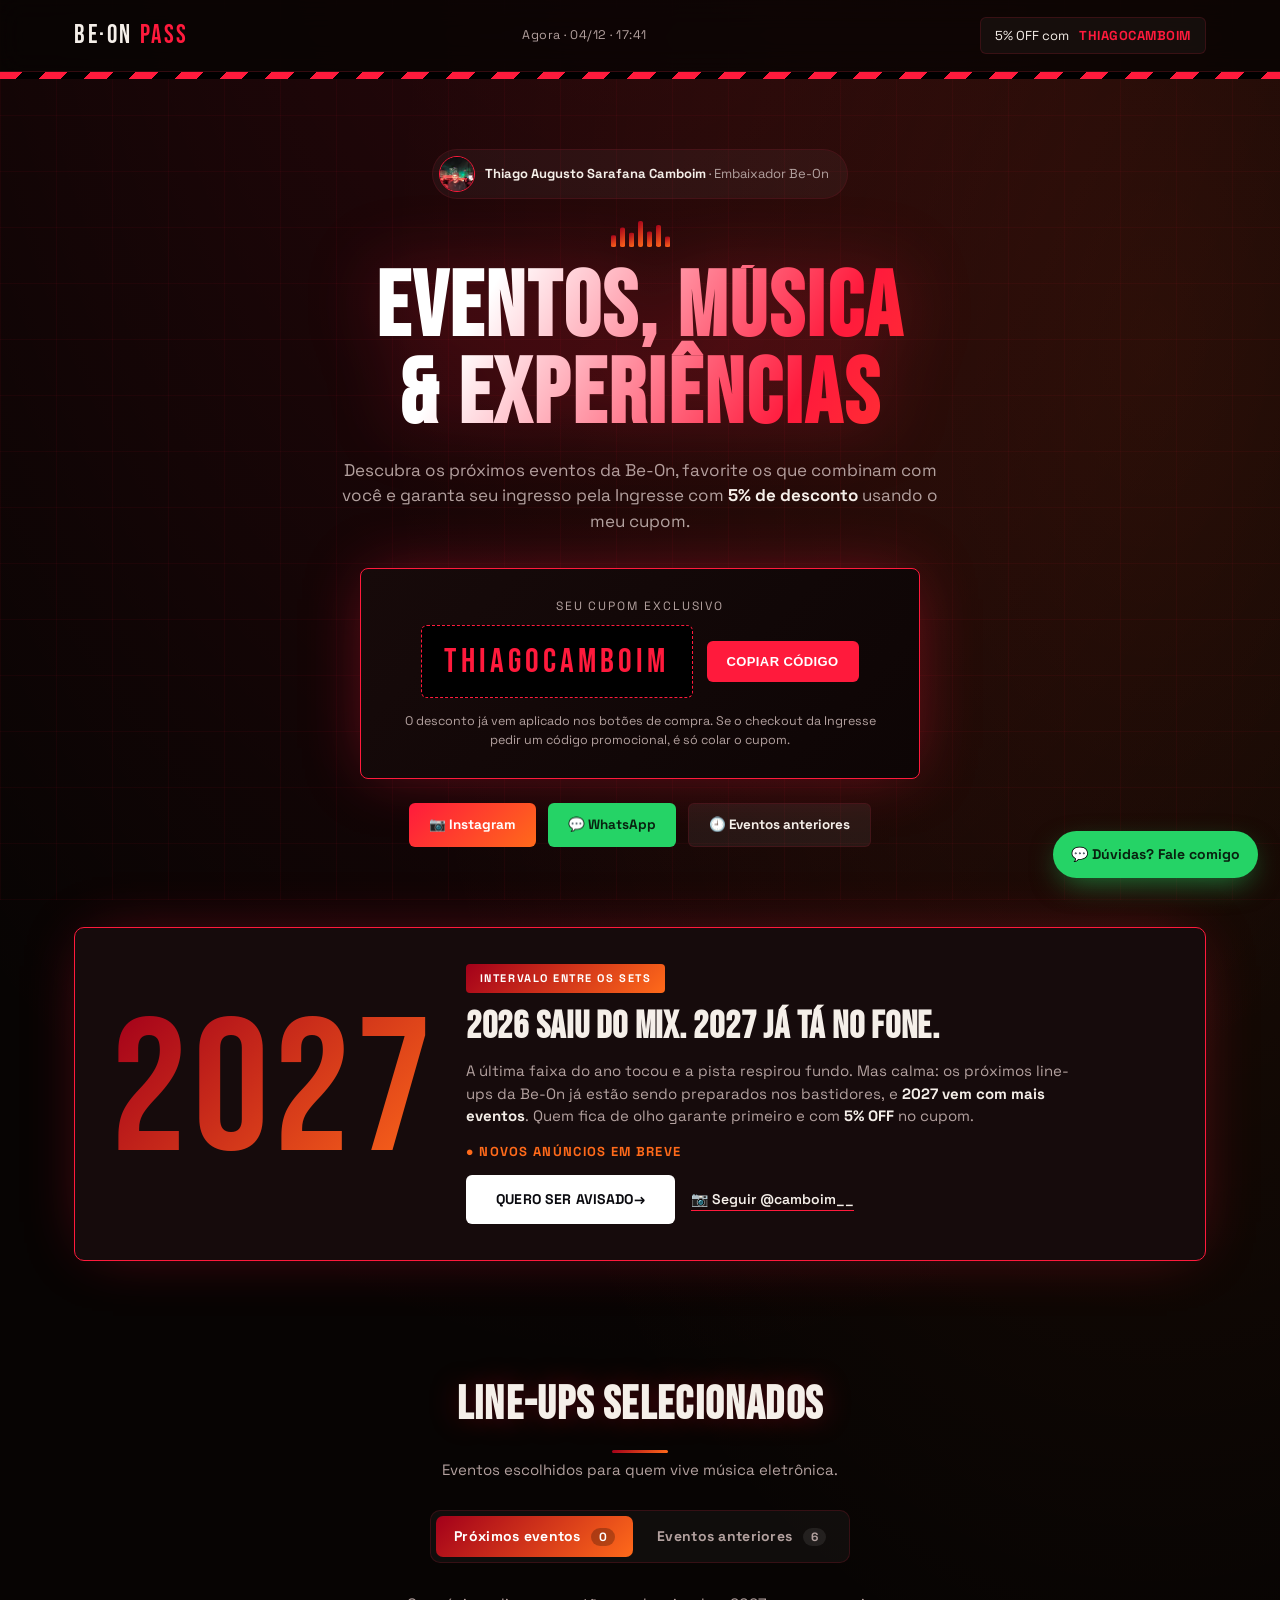
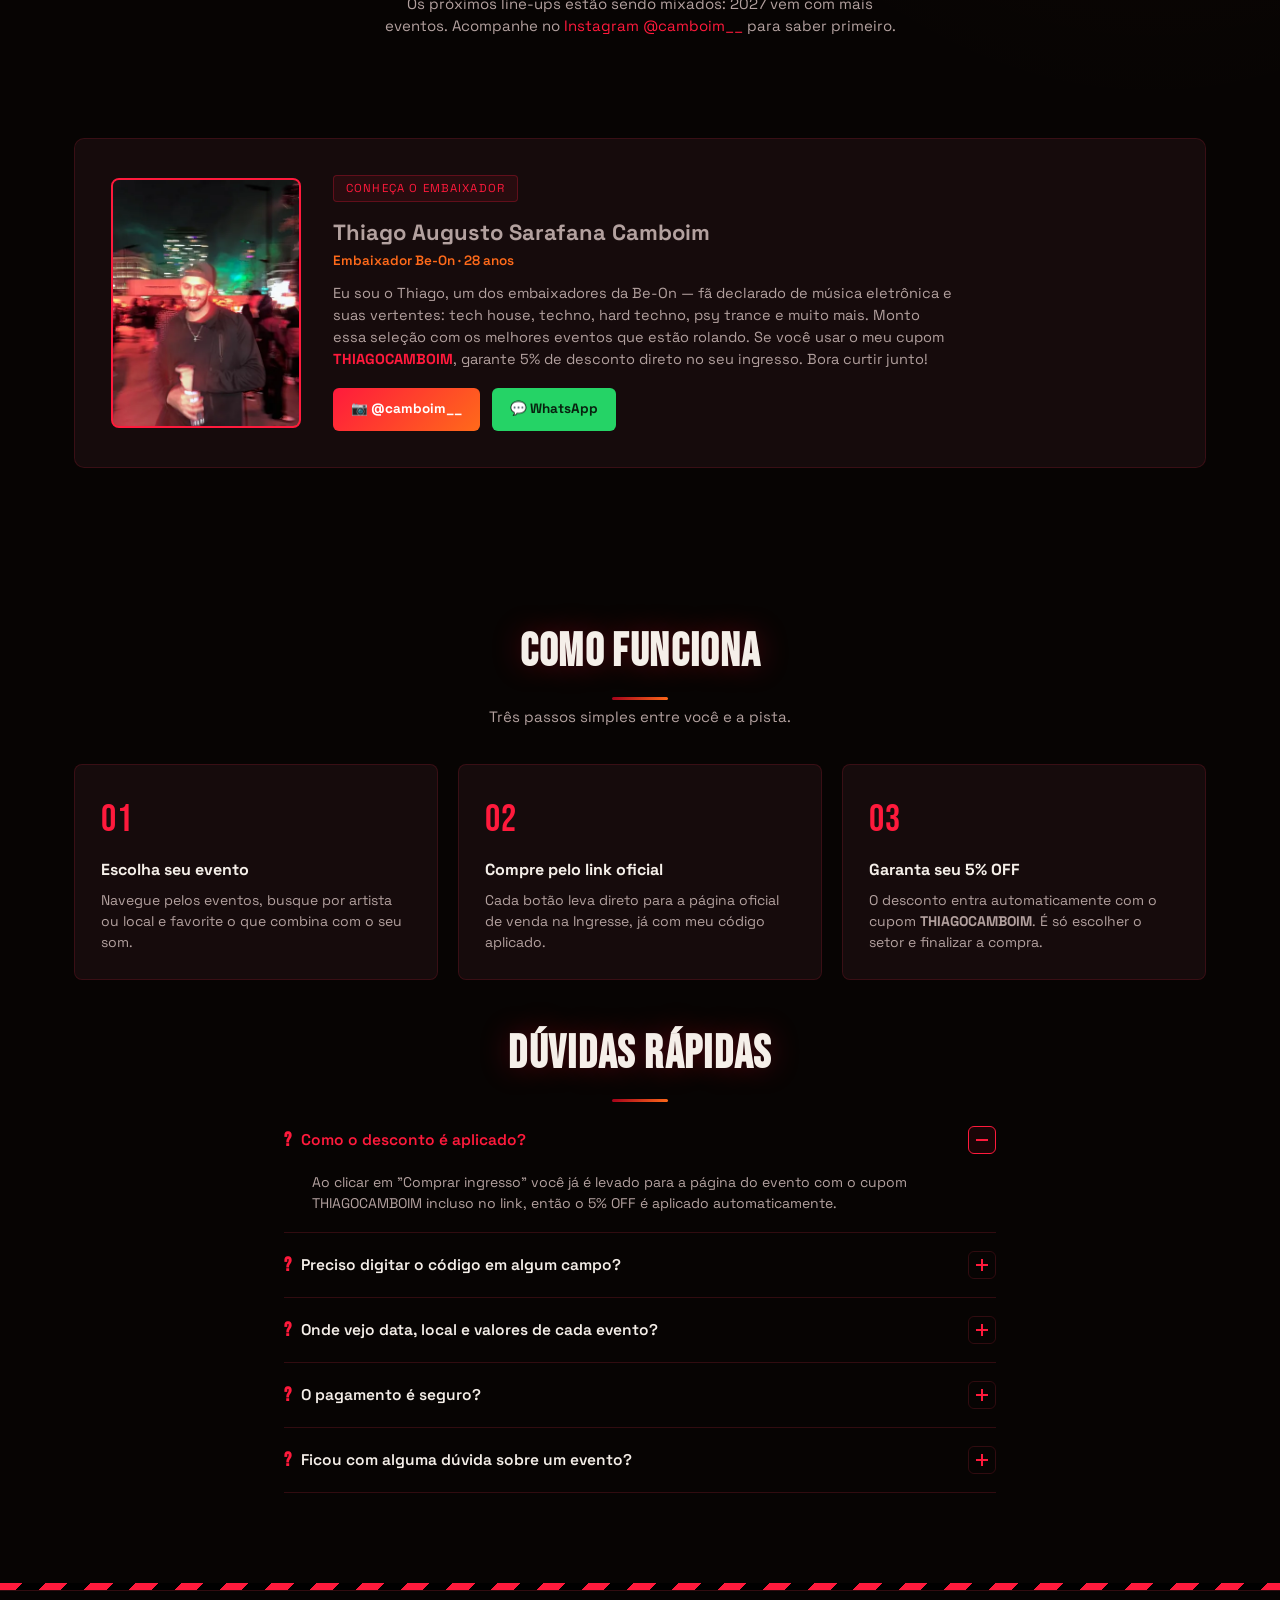
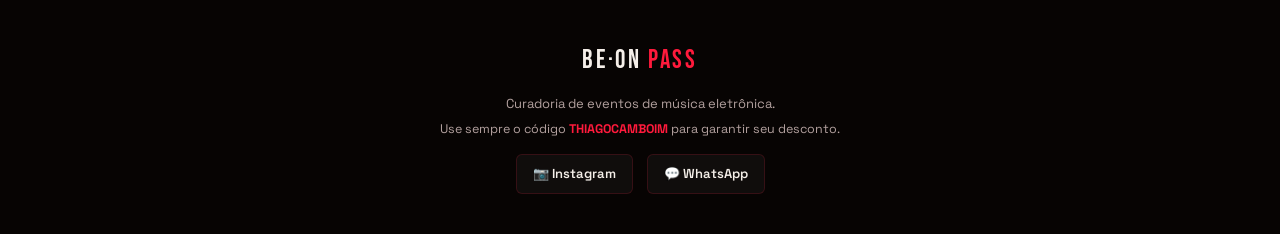
<file: index.html>
<!DOCTYPE html>
<html lang="pt-BR">
<head>
<meta charset="UTF-8">
<meta name="viewport" content="width=device-width, initial-scale=1.0">
<title>Ingressos Be-On com 5% OFF — cupom THIAGOCAMBOIM | Eventos de música eletrônica em SP</title>
<meta name="description" content="Garanta seu ingresso para os melhores eventos de música eletrônica da Be-On em São Paulo com 5% de desconto usando o cupom THIAGOCAMBOIM: The Grid Unreal (21/11) e One Life com Michael Bibi (28/11).">
<meta name="robots" content="index, follow, max-image-preview:large">
<meta name="author" content="Thiago Camboim">
<meta name="theme-color" content="#070403">
<meta name="google-site-verification" content="QLMeH3J8oh2nzZnruPZxQQrHIIpXJBUiJJhDaGqY7m0" />
<link rel="canonical" href="https://camboim123.github.io/be-on-eventos/">
<link rel="icon" href="data:image/svg+xml,%3Csvg xmlns='http://www.w3.org/2000/svg' viewBox='0 0 100 100'%3E%3Ctext y='.9em' font-size='90'%3E%F0%9F%8E%A7%3C/text%3E%3C/svg%3E">

<!-- Open Graph -->
<meta property="og:type" content="website">
<meta property="og:site_name" content="BE·ON PASS">
<meta property="og:locale" content="pt_BR">
<meta property="og:title" content="Ingressos Be-On com 5% OFF | Cupom THIAGOCAMBOIM">
<meta property="og:description" content="The Grid Unreal e One Life com Michael Bibi — garanta seu ingresso Be-On com 5% de desconto.">
<meta property="og:image" content="https://camboim123.github.io/be-on-eventos/img/og-cupom.jpg">
<meta property="og:image:width" content="1200">
<meta property="og:image:height" content="630">
<meta property="og:image:alt" content="BE·ON PASS — ingressos com 5% OFF, cupom THIAGOCAMBOIM">
<meta property="og:url" content="https://camboim123.github.io/be-on-eventos/">

<!-- Twitter Card -->
<meta name="twitter:card" content="summary_large_image">
<meta name="twitter:title" content="Ingressos Be-On com 5% OFF | Cupom THIAGOCAMBOIM">
<meta name="twitter:description" content="The Grid Unreal e One Life com Michael Bibi — garanta seu ingresso Be-On com 5% de desconto.">
<meta name="twitter:image" content="https://camboim123.github.io/be-on-eventos/img/og-cupom.jpg">

<script>document.documentElement.classList.add('js');</script>
<link rel="preconnect" href="https://fonts.googleapis.com">
<link rel="preconnect" href="https://fonts.gstatic.com" crossorigin>
<link rel="preload" as="style" href="https://fonts.googleapis.com/css2?family=Space+Grotesk:wght@400;500;600;700&family=Bebas+Neue&display=swap" onload="this.onload=null;this.rel='stylesheet'">
<noscript><link rel="stylesheet" href="https://fonts.googleapis.com/css2?family=Space+Grotesk:wght@400;500;600;700&family=Bebas+Neue&display=swap"></noscript>

<script type="application/ld+json">
{
  "@context": "https://schema.org",
  "@graph": [
    {
      "@type": "WebSite",
      "@id": "https://camboim123.github.io/be-on-eventos/#site",
      "url": "https://camboim123.github.io/be-on-eventos/",
      "name": "BE·ON PASS",
      "inLanguage": "pt-BR",
      "description": "Curadoria de eventos de música eletrônica da Be-On em São Paulo, com 5% de desconto no cupom THIAGOCAMBOIM.",
      "author": {
        "@id": "https://camboim123.github.io/be-on-eventos/#thiago"
      }
    },
    {
      "@type": "Person",
      "@id": "https://camboim123.github.io/be-on-eventos/#thiago",
      "name": "Thiago Augusto Sarafana Camboim",
      "jobTitle": "Embaixador Be-On",
      "image": "https://camboim123.github.io/be-on-eventos/img/thiago.webp",
      "sameAs": [
        "https://www.instagram.com/camboim__/"
      ]
    },
    {
      "@type": "Event",
      "name": "The Grid — Unreal (Unreal Brasil)",
      "startDate": "2026-11-21",
      "eventAttendanceMode": "https://schema.org/OfflineEventAttendanceMode",
      "eventStatus": "https://schema.org/EventScheduled",
      "location": {
        "@type": "Place",
        "name": "Komplexo Tempo",
        "address": {
          "@type": "PostalAddress",
          "addressLocality": "São Paulo",
          "addressRegion": "SP",
          "addressCountry": "BR"
        }
      },
      "image": [
        "https://camboim123.github.io/be-on-eventos/img/grid-unreal.webp"
      ],
      "description": "Line-up: Acid Asian, Cloudy, Davyboi, Johannes Schuster, Kuko, Sayba e Serafina.",
      "url": "https://camboim123.github.io/be-on-eventos/#grid-unreal",
      "organizer": {
        "@type": "Organization",
        "name": "Be-On"
      },
      "performer": [
        {
          "@type": "PerformingGroup",
          "name": "Acid Asian"
        },
        {
          "@type": "PerformingGroup",
          "name": "Cloudy"
        },
        {
          "@type": "PerformingGroup",
          "name": "Davyboi"
        },
        {
          "@type": "PerformingGroup",
          "name": "Johannes Schuster"
        },
        {
          "@type": "PerformingGroup",
          "name": "Kuko"
        },
        {
          "@type": "PerformingGroup",
          "name": "Sayba"
        },
        {
          "@type": "PerformingGroup",
          "name": "Serafina"
        }
      ],
      "offers": {
        "@type": "Offer",
        "url": "https://embedstore.ingresse.com/tickets/www.ingresse.com/event/103569?coupon=THIAGOCAMBOIM",
        "availability": "https://schema.org/InStock"
      }
    },
    {
      "@type": "Event",
      "name": "One Life — Michael Bibi",
      "startDate": "2026-11-28",
      "eventAttendanceMode": "https://schema.org/OfflineEventAttendanceMode",
      "eventStatus": "https://schema.org/EventScheduled",
      "location": {
        "@type": "Place",
        "name": "Arena Pinheiros",
        "address": {
          "@type": "PostalAddress",
          "addressLocality": "São Paulo",
          "addressRegion": "SP",
          "addressCountry": "BR"
        }
      },
      "image": [
        "https://camboim123.github.io/be-on-eventos/img/one-life.webp"
      ],
      "description": "Michael Bibi apresenta o One Life — uma viagem sonora pelo universo tech house.",
      "url": "https://camboim123.github.io/be-on-eventos/#one-life",
      "organizer": {
        "@type": "Organization",
        "name": "Be-On"
      },
      "performer": [
        {
          "@type": "PerformingGroup",
          "name": "Michael Bibi"
        }
      ],
      "offers": {
        "@type": "Offer",
        "url": "https://embedstore.ingresse.com/tickets/www.ingresse.com/event/95761?coupon=THIAGOCAMBOIM",
        "availability": "https://schema.org/InStock"
      }
    }
  ]
}
</script>

<link rel="stylesheet" href="css/estilo.css">
</head>
<body id="top">
<script type="application/json" id="beon-data">
{
  "version": 1,
  "site": {
    "coupon": "THIAGOCAMBOIM",
    "whatsapp": "5511969236782",
    "instagram": "camboim__",
    "goatcounter": "",
    "aboutBio": "Eu sou o Thiago, um dos embaixadores da Be-On — fã declarado de música eletrônica e suas vertentes: tech house, techno, hard techno, psy trance e muito mais. Monto essa seleção com os melhores eventos que estão rolando. Se você usar o meu cupom <b style=\"color:var(--accent)\" id=\"aboutCoupon\">{{COUPON}}</b>, garante 5% de desconto direto no seu ingresso. Bora curtir junto!"
  },
  "events": [
    {
      "id": "x",
      "title": "X — Adriatique",
      "short": "X Adriatique",
      "tag": "Line-up internacional",
      "date": "2026-09-26",
      "time": "14:00",
      "end": "2026-09-26T23:00",
      "soldout": false,
      "venue": "Vale do Anhangabaú",
      "address": "",
      "city": "São Paulo",
      "state": "SP",
      "horario": "14h às 23h",
      "desc": "Adriatique apresenta o X em São Paulo — uma noite guiada pelo som melódico e envolvente do duo suíço.",
      "performers": [
        "Adriatique"
      ],
      "img": "x-adriatique.webp",
      "imgW": 810,
      "imgH": 1080,
      "alt": "X apresentado por Adriatique — São Paulo",
      "badgeMode": "default",
      "badgeText": "",
      "buyLabel": "COMPRAR INGRESSO",
      "buyHref": "https://embedstore.ingresse.com/tickets/www.ingresse.com/event/91444?coupon=THIAGOCAMBOIM",
      "buyRel": "noopener sponsored",
      "keywords": "anhangabau",
      "cta": "",
      "ldDescShort": "Adriatique apresenta o X em São Paulo — uma noite guiada pelo som melódico e envolvente do duo suíço."
    },
    {
      "id": "after-x",
      "title": "After X — Adriatique",
      "short": "After X",
      "tag": "After party",
      "date": "2026-09-26",
      "time": "23:00",
      "end": "2026-09-27T07:00",
      "soldout": false,
      "venue": "Komplexo Tempo",
      "address": "Av. Henry Ford, 511",
      "city": "São Paulo",
      "state": "SP",
      "horario": "23h às 7h",
      "desc": "Forever [After Party]: a noite continua no Komplexo Tempo com o Adriatique em DJ set mais intimista. A partir de R$ 200 · 18+.",
      "performers": [
        "Adriatique"
      ],
      "img": "after-x.webp",
      "imgW": 810,
      "imgH": 1080,
      "alt": "After X Adriatique — Komplexo Tempo, São Paulo",
      "badgeMode": "custom",
      "badgeText": "Vendas à parte do X · ingresso pela Ingresse",
      "buyLabel": "CHAMAR NO WHATSAPP",
      "buyHref": "https://wa.me/5511969236782?text=Oi%20Thiago!%20Quero%20o%20ingresso%20do%20After%20X%20(Adriatique)%20com%20o%20seu%20cupom.",
      "buyRel": "noopener",
      "keywords": "after adriatique forever mooca",
      "cta": "CHAMAR NO WHATSAPP",
      "ldDescShort": "After oficial do X São Paulo: Adriatique em DJ set mais intimista no Komplexo Tempo, das 23h às 7h.",
      "ldUrl": "https://camboim123.github.io/be-on-eventos/#eventos"
    },
    {
      "id": "crochestra",
      "title": "Crochestra",
      "short": "Crochestra",
      "tag": "Eletrônico + orquestra",
      "date": "2026-10-17",
      "time": "",
      "end": "",
      "soldout": false,
      "venue": "Komplexo Tempo",
      "address": "",
      "city": "São Paulo",
      "state": "SP",
      "horario": "",
      "desc": "Freedom Fighters x Meir Briskman &amp; Live Orchestra — o encontro entre música eletrônica e orquestra ao vivo em um espetáculo único.",
      "performers": [
        "Freedom Fighters",
        "Meir Briskman"
      ],
      "img": "crochestra.webp",
      "imgW": 399,
      "imgH": 501,
      "alt": "Crochestra — Freedom Fighters x Meir Briskman &amp; Live Orchestra",
      "badgeMode": "default",
      "badgeText": "",
      "buyLabel": "COMPRAR INGRESSO",
      "buyHref": "https://cart.ingresse.com/7bc10b1b-bef9-45cf-a45b-135651fd921a/tickets?passkey=THIAGOCAMBOIM",
      "buyRel": "noopener sponsored",
      "keywords": "",
      "cta": "",
      "ldName": "Crochestra — Freedom Fighters x Meir Briskman & Live Orchestra",
      "ldDescShort": "O encontro entre música eletrônica e orquestra ao vivo em um espetáculo único."
    },
    {
      "id": "music-on",
      "title": "Music On",
      "short": "Music On",
      "tag": "House music",
      "date": "2026-11-07",
      "time": "",
      "end": "",
      "soldout": false,
      "venue": "São Paulo",
      "address": "",
      "city": "São Paulo",
      "state": "SP",
      "horario": "",
      "desc": "Marco Carola apresenta o Music On — a marca referência em house music direto pra pista.",
      "performers": [
        "Marco Carola"
      ],
      "img": "music-on.webp",
      "imgW": 720,
      "imgH": 720,
      "alt": "Music On São Paulo — Marco Carola presents",
      "badgeMode": "default",
      "badgeText": "",
      "buyLabel": "COMPRAR INGRESSO",
      "buyHref": "https://embedstore.ingresse.com/tickets/www.ingresse.com/event/102379?coupon=THIAGOCAMBOIM",
      "buyRel": "noopener sponsored",
      "keywords": "",
      "cta": "",
      "ldName": "Music On São Paulo (Marco Carola)",
      "ldDescShort": "Marco Carola apresenta o Music On — a marca referência em house music."
    },
    {
      "id": "grid-unreal",
      "title": "The Grid — Unreal",
      "short": "The Grid Unreal",
      "tag": "Edição especial",
      "date": "2026-11-21",
      "time": "",
      "end": "",
      "soldout": false,
      "venue": "Komplexo Tempo",
      "address": "",
      "city": "São Paulo",
      "state": "SP",
      "horario": "",
      "desc": "Line-up: Acid Asian, Cloudy, Davyboi, Johannes Schuster, Kuko, Sayba e Serafina.",
      "performers": [
        "Acid Asian",
        "Cloudy",
        "Davyboi",
        "Johannes Schuster",
        "Kuko",
        "Sayba",
        "Serafina"
      ],
      "img": "grid-unreal.webp",
      "imgW": 386,
      "imgH": 518,
      "alt": "Unreal Brasil — The Grid Unreal",
      "badgeMode": "default",
      "badgeText": "",
      "buyLabel": "COMPRAR INGRESSO",
      "buyHref": "https://embedstore.ingresse.com/tickets/www.ingresse.com/event/103569?coupon=THIAGOCAMBOIM",
      "buyRel": "noopener sponsored",
      "keywords": "",
      "cta": "",
      "ldName": "The Grid — Unreal (Unreal Brasil)",
      "ldDescShort": "Line-up: Acid Asian, Cloudy, Davyboi, Johannes Schuster, Kuko, Sayba e Serafina."
    },
    {
      "id": "one-life",
      "title": "One Life",
      "short": "One Life",
      "tag": "Tech House",
      "date": "2026-11-28",
      "time": "",
      "end": "",
      "soldout": false,
      "venue": "Arena Pinheiros",
      "address": "",
      "city": "São Paulo",
      "state": "SP",
      "horario": "",
      "desc": "Michael Bibi apresenta o One Life — uma viagem sonora pelo universo tech house que já é fenômeno mundial.",
      "performers": [
        "Michael Bibi"
      ],
      "img": "one-life.webp",
      "imgW": 600,
      "imgH": 800,
      "alt": "Michael Bibi presents One Life — São Paulo",
      "badgeMode": "default",
      "badgeText": "",
      "buyLabel": "COMPRAR INGRESSO",
      "buyHref": "https://embedstore.ingresse.com/tickets/www.ingresse.com/event/95761?coupon=THIAGOCAMBOIM",
      "buyRel": "noopener sponsored",
      "keywords": "",
      "cta": "",
      "ldName": "One Life — Michael Bibi",
      "ldDescShort": "Michael Bibi apresenta o One Life — uma viagem sonora pelo universo tech house."
    }
  ]
}
</script>

<nav class="topbar">
  <div class="wrap">
    <a class="logo" href="#top">BE·ON <span>PASS</span></a>
    <div class="clock" id="clock">Agora · --</div>
    <a class="admin-btn" id="adminBtn" href="http://localhost:5050/" target="_blank" rel="noopener" hidden>🔒 Painel</a>
    <div class="nav-code">5% OFF com <b id="navCoupon">THIAGOCAMBOIM</b></div>
  </div>
</nav>
<div class="hazard-strip"></div>

<header class="hero">
  <div class="wrap">
    <div class="ambassador-chip">
      <img src="img/thiago.webp" width="400" height="540" decoding="async" alt="">
      <span><b>Thiago Augusto Sarafana Camboim</b> · Embaixador Be-On</span>
    </div>
    <div class="eq" aria-hidden="true"><i></i><i></i><i></i><i></i><i></i><i></i><i></i></div>
    <h1 class="hero-title display">EVENTOS, MÚSICA<br>&amp; EXPERIÊNCIAS</h1>
    <p class="hero-sub">
      Descubra os próximos eventos da Be-On, favorite os que combinam com você e garanta seu ingresso
      pela Ingresse com <b>5% de desconto</b> usando o meu cupom.
    </p>

    <div class="discount-card">
      <p class="label">Seu cupom exclusivo</p>
      <div class="code-row">
        <div class="code-box" id="codeBox">THIAGOCAMBOIM</div>
        <button class="copy-btn" id="copyBtn" onclick="copyCode()">COPIAR CÓDIGO</button>
      </div>
      <small>O desconto já vem aplicado nos botões de compra. Se o checkout da Ingresse pedir um código promocional, é só colar o cupom.</small>
    </div>

    <div class="hero-links">
      <a class="ig" id="heroIg" href="https://www.instagram.com/camboim__/" target="_blank" rel="noopener">📷 Instagram</a>
      <a class="wa" id="heroWa" href="https://wa.me/5511969236782?text=Oi%20Thiago!%20Vim%20pela%20sua%20p%C3%A1gina%20de%20eventos%20Be-On." target="_blank" rel="noopener">💬 WhatsApp</a>
      <a class="past" id="heroPast" href="#anteriores">🕘 Eventos anteriores</a>
    </div>
  </div>
</header>

<section class="next" id="next">
  <div class="wrap">
    <div class="next-card">
      <div class="next-media" id="nextMedia" style="background-image:url(img/grid-unreal.webp)">
        <img class="next-img" id="nextImg" src="img/grid-unreal.webp" width="386" height="518" fetchpriority="high" alt="Unreal Brasil — The Grid Unreal">
      </div>
      <div class="next-body">
        <span class="next-tag" id="nextTag">Próximo evento</span>
        <h3 class="display" id="nextTitle">THE GRID — UNREAL</h3>
        <p class="next-meta" id="nextMeta">📅 21 de novembro de 2026 · 📍 Komplexo Tempo, São Paulo</p>
        <div class="countdown" id="countdown">
          <div class="box"><b id="cd-days">--</b><span>Dias</span></div>
          <div class="box"><b id="cd-hours">--</b><span>Horas</span></div>
          <div class="box"><b id="cd-min">--</b><span>Min</span></div>
          <div class="box"><b id="cd-sec">--</b><span>Seg</span></div>
        </div>
        <a class="buy-btn" id="nextBuy" href="https://embedstore.ingresse.com/tickets/www.ingresse.com/event/103569?coupon=THIAGOCAMBOIM" target="_blank" rel="noopener sponsored">GARANTIR MEU INGRESSO</a>
      </div>
    </div>
  </div>
</section>

<section class="soon" id="soon" hidden>
  <div class="wrap">
    <div class="soon-card">
      <div class="soon-year display" aria-hidden="true">2027</div>
      <div class="soon-body">
        <span class="next-tag">Intervalo entre os sets</span>
        <h3 class="display">2026 SAIU DO MIX. 2027 JÁ TÁ NO FONE.</h3>
        <p class="soon-text">
          A última faixa do ano tocou e a pista respirou fundo. Mas calma: os próximos line-ups da Be-On
          já estão sendo preparados nos bastidores, e <b>2027 vem com mais eventos</b>.
          Quem fica de olho garante primeiro e com <b>5% OFF</b> no cupom.
        </p>
        <p class="soon-note">● Novos anúncios em breve</p>
        <div class="soon-actions">
          <a class="buy-btn" id="soonWa" href="https://wa.me/5511969236782?text=Oi%20Thiago!%20Me%20avisa%20quando%20sair%20evento%20da%20Be-On%20em%202027%3F" target="_blank" rel="noopener">QUERO SER AVISADO</a>
          <a class="soon-link" href="https://www.instagram.com/camboim__/" target="_blank" rel="noopener">📷 Seguir @camboim__</a>
        </div>
      </div>
    </div>
  </div>
</section>

<section class="events" id="eventos">
  <div class="wrap">
    <h2 class="section-title display">LINE-UPS SELECIONADOS</h2>
    <p class="section-sub">Eventos escolhidos para quem vive música eletrônica.</p>

    <div class="tabs" role="tablist" aria-label="Eventos">
      <button class="tab" type="button" role="tab" id="tabUp" aria-selected="true" aria-controls="eventsGrid">Próximos eventos <em id="countUp"></em></button>
      <button class="tab" type="button" role="tab" id="tabPast" aria-selected="false" aria-controls="pastGrid">Eventos anteriores <em id="countPast"></em></button>
    </div>

    <div class="toolbar" id="toolbar">
      <label class="search">
        <span aria-hidden="true">⌕</span>
        <input id="search" type="search" placeholder="Buscar por evento, artista, local ou mês" autocomplete="off" aria-label="Buscar eventos">
      </label>
      <button class="chip" id="favFilter" type="button" aria-pressed="false">♥ Favoritos<em id="favCount">0</em></button>
    </div>

    <p class="no-events section-sub" id="noEvents" hidden>Os próximos line-ups estão sendo mixados: 2027 vem com mais eventos. Acompanhe no <a href="https://www.instagram.com/camboim__/" target="_blank" rel="noopener" style="color:var(--accent)">Instagram @camboim__</a> para saber primeiro.</p>
    <p class="no-events section-sub" id="noResults" hidden>Nenhum evento encontrado. Tente outro nome, artista, local ou mês.</p>

    <div class="events-grid" id="eventsGrid" role="tabpanel" aria-labelledby="tabUp">
      <!-- BEON:EVENTS:START -->
      <div class="event-card c1" data-id="x" data-date="2026-09-26" data-short="X Adriatique" data-time="14:00" data-end="2026-09-26T23:00" data-keywords="anhangabau">
        <button class="fav-btn" type="button" aria-pressed="false" aria-label="Favoritar X Adriatique" title="Favoritar">♥</button>
        <div class="event-media" style="background-image:url(img/x-adriatique.webp)">
          <img class="event-img" src="img/x-adriatique.webp" width="810" height="1080" loading="lazy" decoding="async" alt="X apresentado por Adriatique — São Paulo">
        </div>
        <div class="event-body">
          <span class="event-tag">Line-up internacional</span>
          <h3>X — ADRIATIQUE</h3>
          <p class="event-meta">📅 26 de setembro de 2026 · 14h às 23h · 📍 Vale do Anhangabaú, São Paulo</p>
          <p class="event-desc">Adriatique apresenta o X em São Paulo — uma noite guiada pelo som melódico e envolvente do duo suíço.</p>
          <span class="event-badge">✓ 5% OFF com THIAGOCAMBOIM</span>
          <a class="buy-btn" href="https://embedstore.ingresse.com/tickets/www.ingresse.com/event/91444?coupon=THIAGOCAMBOIM" target="_blank" rel="noopener sponsored">COMPRAR INGRESSO</a>
        </div>
      </div>

      <div class="event-card c2" data-id="after-x" data-date="2026-09-26" data-short="After X" data-time="23:00" data-end="2026-09-27T07:00" data-keywords="after adriatique forever mooca" data-cta="CHAMAR NO WHATSAPP">
        <button class="fav-btn" type="button" aria-pressed="false" aria-label="Favoritar After X" title="Favoritar">♥</button>
        <div class="event-media" style="background-image:url(img/after-x.webp)">
          <img class="event-img" src="img/after-x.webp" width="810" height="1080" loading="lazy" decoding="async" alt="After X Adriatique — Komplexo Tempo, São Paulo">
        </div>
        <div class="event-body">
          <span class="event-tag">After party</span>
          <h3>AFTER X — ADRIATIQUE</h3>
          <p class="event-meta">📅 26 de setembro de 2026 · 23h às 7h · 📍 Komplexo Tempo, São Paulo</p>
          <p class="event-desc">Forever [After Party]: a noite continua no Komplexo Tempo com o Adriatique em DJ set mais intimista. A partir de R$ 200 · 18+.</p>
          <span class="event-badge soft">Vendas à parte do X · ingresso pela Ingresse</span>
          <a class="buy-btn" href="https://wa.me/5511969236782?text=Oi%20Thiago!%20Quero%20o%20ingresso%20do%20After%20X%20(Adriatique)%20com%20o%20seu%20cupom." target="_blank" rel="noopener">CHAMAR NO WHATSAPP</a>
        </div>
      </div>

      <div class="event-card c3" data-id="crochestra" data-date="2026-10-17" data-short="Crochestra">
        <button class="fav-btn" type="button" aria-pressed="false" aria-label="Favoritar Crochestra" title="Favoritar">♥</button>
        <div class="event-media" style="background-image:url(img/crochestra.webp)">
          <img class="event-img" src="img/crochestra.webp" width="399" height="501" loading="lazy" decoding="async" alt="Crochestra — Freedom Fighters x Meir Briskman &amp; Live Orchestra">
        </div>
        <div class="event-body">
          <span class="event-tag">Eletrônico + orquestra</span>
          <h3>CROCHESTRA</h3>
          <p class="event-meta">📅 17 de outubro de 2026 · 📍 Komplexo Tempo, São Paulo</p>
          <p class="event-desc">Freedom Fighters x Meir Briskman &amp; Live Orchestra — o encontro entre música eletrônica e orquestra ao vivo em um espetáculo único.</p>
          <span class="event-badge">✓ 5% OFF com THIAGOCAMBOIM</span>
          <a class="buy-btn" href="https://cart.ingresse.com/7bc10b1b-bef9-45cf-a45b-135651fd921a/tickets?passkey=THIAGOCAMBOIM" target="_blank" rel="noopener sponsored">COMPRAR INGRESSO</a>
        </div>
      </div>

      <div class="event-card c4" data-id="music-on" data-date="2026-11-07" data-short="Music On">
        <button class="fav-btn" type="button" aria-pressed="false" aria-label="Favoritar Music On" title="Favoritar">♥</button>
        <div class="event-media" style="background-image:url(img/music-on.webp)">
          <img class="event-img" src="img/music-on.webp" width="720" height="720" loading="lazy" decoding="async" alt="Music On São Paulo — Marco Carola presents">
        </div>
        <div class="event-body">
          <span class="event-tag">House music</span>
          <h3>MUSIC ON</h3>
          <p class="event-meta">📅 7 de novembro de 2026 · 📍 São Paulo</p>
          <p class="event-desc">Marco Carola apresenta o Music On — a marca referência em house music direto pra pista.</p>
          <span class="event-badge">✓ 5% OFF com THIAGOCAMBOIM</span>
          <a class="buy-btn" href="https://embedstore.ingresse.com/tickets/www.ingresse.com/event/102379?coupon=THIAGOCAMBOIM" target="_blank" rel="noopener sponsored">COMPRAR INGRESSO</a>
        </div>
      </div>

      <div class="event-card c5" data-id="grid-unreal" data-date="2026-11-21" data-short="The Grid Unreal">
        <button class="fav-btn" type="button" aria-pressed="false" aria-label="Favoritar The Grid Unreal" title="Favoritar">♥</button>
        <div class="event-media" style="background-image:url(img/grid-unreal.webp)">
          <img class="event-img" src="img/grid-unreal.webp" width="386" height="518" loading="lazy" decoding="async" alt="Unreal Brasil — The Grid Unreal">
        </div>
        <div class="event-body">
          <span class="event-tag">Edição especial</span>
          <h3>THE GRID — UNREAL</h3>
          <p class="event-meta">📅 21 de novembro de 2026 · 📍 Komplexo Tempo, São Paulo</p>
          <p class="event-desc">Line-up: Acid Asian, Cloudy, Davyboi, Johannes Schuster, Kuko, Sayba e Serafina.</p>
          <span class="event-badge">✓ 5% OFF com THIAGOCAMBOIM</span>
          <a class="buy-btn" href="https://embedstore.ingresse.com/tickets/www.ingresse.com/event/103569?coupon=THIAGOCAMBOIM" target="_blank" rel="noopener sponsored">COMPRAR INGRESSO</a>
        </div>
      </div>

      <div class="event-card c6" data-id="one-life" data-date="2026-11-28" data-short="One Life">
        <button class="fav-btn" type="button" aria-pressed="false" aria-label="Favoritar One Life" title="Favoritar">♥</button>
        <div class="event-media" style="background-image:url(img/one-life.webp)">
          <img class="event-img" src="img/one-life.webp" width="600" height="800" loading="lazy" decoding="async" alt="Michael Bibi presents One Life — São Paulo">
        </div>
        <div class="event-body">
          <span class="event-tag">Tech House</span>
          <h3>ONE LIFE</h3>
          <p class="event-meta">📅 28 de novembro de 2026 · 📍 Arena Pinheiros, São Paulo</p>
          <p class="event-desc">Michael Bibi apresenta o One Life — uma viagem sonora pelo universo tech house que já é fenômeno mundial.</p>
          <span class="event-badge">✓ 5% OFF com THIAGOCAMBOIM</span>
          <a class="buy-btn" href="https://embedstore.ingresse.com/tickets/www.ingresse.com/event/95761?coupon=THIAGOCAMBOIM" target="_blank" rel="noopener sponsored">COMPRAR INGRESSO</a>
        </div>
      </div>
      <!-- BEON:EVENTS:END -->
    </div>
    <div class="events-grid" id="pastGrid" role="tabpanel" aria-labelledby="tabPast" hidden></div>
  </div>
</section>

<section class="about" id="embaixador">
  <div class="wrap">
    <div class="about-card">
      <div class="about-avatar"><img src="img/thiago.webp" width="400" height="540" loading="lazy" decoding="async" alt="Thiago Augusto Sarafana Camboim"></div>
      <div class="about-text">
        <div class="about-role">Conheça o embaixador</div>
        <p class="about-name">Thiago Augusto Sarafana Camboim</p>
        <p style="margin-bottom:12px;color:var(--accent3);font-weight:600;font-size:13.5px;">Embaixador Be-On · 28 anos</p>
        <p id="aboutBio">Eu sou o Thiago, um dos embaixadores da Be-On — fã declarado de música eletrônica e suas vertentes: tech house, techno, hard techno, psy trance e muito mais. Monto essa seleção com os melhores eventos que estão rolando. Se você usar o meu cupom <b style="color:var(--accent)" id="aboutCoupon">THIAGOCAMBOIM</b>, garante 5% de desconto direto no seu ingresso. Bora curtir junto!</p>
        <div class="about-links">
          <a class="ig" id="aboutIg" href="https://www.instagram.com/camboim__/" target="_blank" rel="noopener">📷 @camboim__</a>
          <a class="wa" id="aboutWa" href="https://wa.me/5511969236782?text=Oi%20Thiago!%20Vim%20pela%20sua%20p%C3%A1gina%20de%20eventos%20Be-On." target="_blank" rel="noopener">💬 WhatsApp</a>
        </div>
      </div>
    </div>
  </div>
</section>

<section class="how">
  <div class="wrap">
    <h2 class="section-title display">COMO FUNCIONA</h2>
    <p class="section-sub">Três passos simples entre você e a pista.</p>
    <div class="how-grid">
      <div class="how-item">
        <span class="num display">01</span>
        <h3>Escolha seu evento</h3>
        <p>Navegue pelos eventos, busque por artista ou local e favorite o que combina com o seu som.</p>
      </div>
      <div class="how-item">
        <span class="num display">02</span>
        <h3>Compre pelo link oficial</h3>
        <p>Cada botão leva direto para a página oficial de venda na Ingresse, já com meu código aplicado.</p>
      </div>
      <div class="how-item">
        <span class="num display">03</span>
        <h3>Garanta seu 5% OFF</h3>
        <p>O desconto entra automaticamente com o cupom <b>THIAGOCAMBOIM</b>. É só escolher o setor e finalizar a compra.</p>
      </div>
    </div>
  </div>
</section>

<section class="faq">
  <div class="wrap" style="max-width:760px;">
    <h2 class="section-title display">DÚVIDAS RÁPIDAS</h2>
    <div class="faq-item open">
      <button class="faq-q" aria-expanded="true">
        <span class="faq-q-text">Como o desconto é aplicado?</span>
        <span class="faq-toggle"></span>
      </button>
      <div class="faq-answer">
        <p>Ao clicar em "Comprar ingresso" você já é levado para a página do evento com o cupom THIAGOCAMBOIM incluso no link, então o 5% OFF é aplicado automaticamente.</p>
      </div>
    </div>
    <div class="faq-item">
      <button class="faq-q" aria-expanded="false">
        <span class="faq-q-text">Preciso digitar o código em algum campo?</span>
        <span class="faq-toggle"></span>
      </button>
      <div class="faq-answer">
        <p>Não é necessário — mas se o site pedir um código promocional durante o checkout, use THIAGOCAMBOIM.</p>
      </div>
    </div>
    <div class="faq-item">
      <button class="faq-q" aria-expanded="false">
        <span class="faq-q-text">Onde vejo data, local e valores de cada evento?</span>
        <span class="faq-toggle"></span>
      </button>
      <div class="faq-answer">
        <p>Data e local estão em cada card aqui na página. Valores, setores e lotes ficam na página oficial da Ingresse, que abre ao clicar em "Comprar ingresso".</p>
      </div>
    </div>
    <div class="faq-item">
      <button class="faq-q" aria-expanded="false">
        <span class="faq-q-text">O pagamento é seguro?</span>
        <span class="faq-toggle"></span>
      </button>
      <div class="faq-answer">
        <p>Sim, toda a compra acontece dentro da plataforma oficial Ingresse — eu apenas te levo até lá com o desconto aplicado.</p>
      </div>
    </div>
    <div class="faq-item">
      <button class="faq-q" aria-expanded="false">
        <span class="faq-q-text">Ficou com alguma dúvida sobre um evento?</span>
        <span class="faq-toggle"></span>
      </button>
      <div class="faq-answer">
        <p>Me chama no <a href="https://wa.me/5511969236782?text=Oi%20Thiago!%20Tenho%20uma%20d%C3%BAvida%20sobre%20um%20evento%20Be-On." target="_blank" rel="noopener" style="color:var(--accent)">WhatsApp</a> ou no <a href="https://www.instagram.com/camboim__/" target="_blank" rel="noopener" style="color:var(--accent)">Instagram @camboim__</a> que eu te ajudo a escolher e a garantir o desconto.</p>
      </div>
    </div>
  </div>
</section>

<div class="hazard-strip"></div>
<footer>
  <div class="wrap">
    <div class="logo">BE·ON <span>PASS</span></div>
    <p>Curadoria de eventos de música eletrônica.</p>
    <p class="social">Use sempre o código <b style="color:var(--accent)" id="footerCoupon">THIAGOCAMBOIM</b> para garantir seu desconto.</p>
    <div class="social-links">
      <a id="footerIg" href="https://www.instagram.com/camboim__/" target="_blank" rel="noopener">📷 Instagram</a>
      <a id="footerWa" href="https://wa.me/5511969236782?text=Oi%20Thiago!%20Vim%20pela%20sua%20p%C3%A1gina%20de%20eventos%20Be-On." target="_blank" rel="noopener">💬 WhatsApp</a>
    </div>
  </div>
</footer>

<div class="toast" id="toast" role="status" aria-live="polite">Cupom copiado!</div>

<a class="wa-float" id="waFloat" href="https://wa.me/5511969236782?text=Oi%20Thiago!%20Vim%20pela%20sua%20p%C3%A1gina%20de%20eventos%20Be-On." target="_blank" rel="noopener" aria-label="Falar com o Thiago no WhatsApp">💬 Dúvidas? Fale comigo</a>

<nav class="bottom-nav" aria-label="Navegação">
  <a href="#top"><span class="ic">⌂</span>Início</a>
  <button type="button" id="bnSearch"><span class="ic">⌕</span>Buscar</button>
  <a href="#eventos"><span class="ic">🎫</span>Eventos</a>
  <button type="button" id="bnFav"><span class="ic">♥</span>Favoritos</button>
  <a id="bottomWa" href="https://wa.me/5511969236782?text=Oi%20Thiago!%20Vim%20pela%20sua%20p%C3%A1gina%20de%20eventos%20Be-On." target="_blank" rel="noopener"><span class="ic">💬</span>WhatsApp</a>
</nav>

<script src="js/site.js"></script>

</body>
</html>
</file>
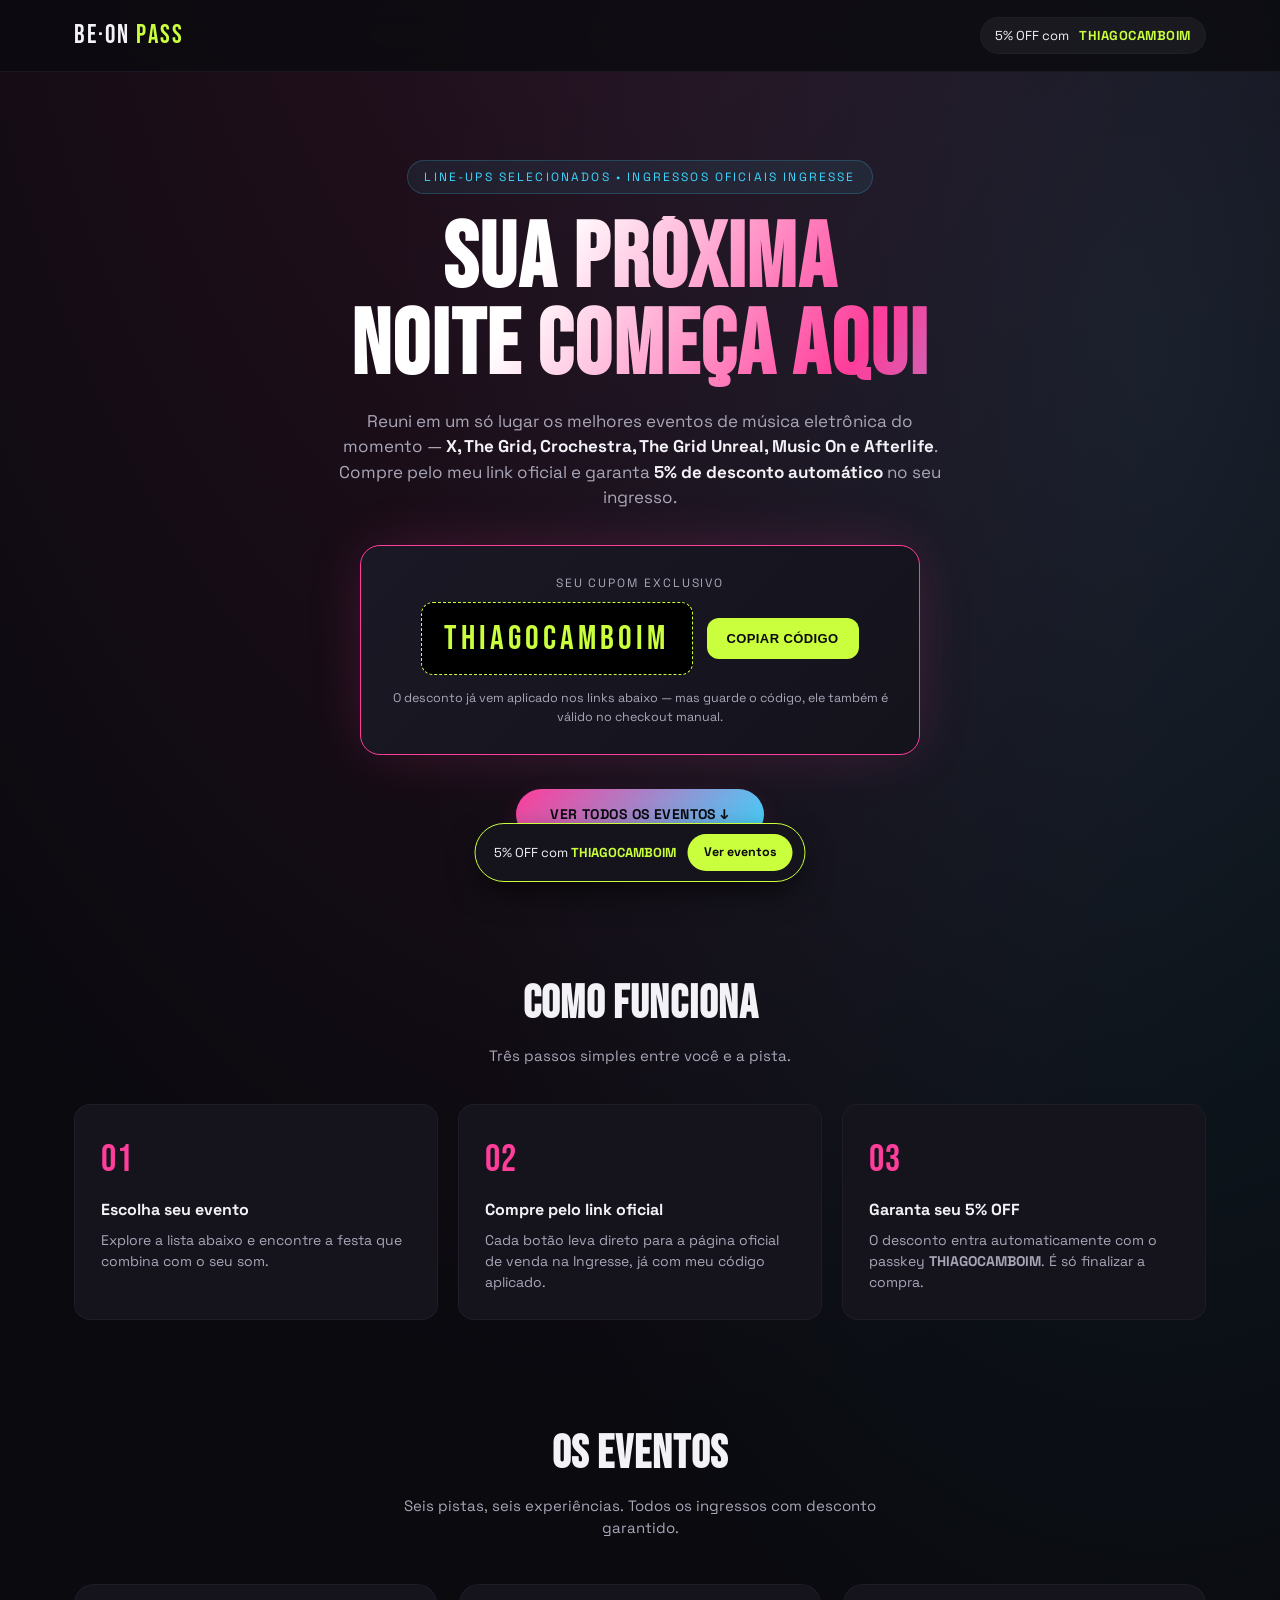
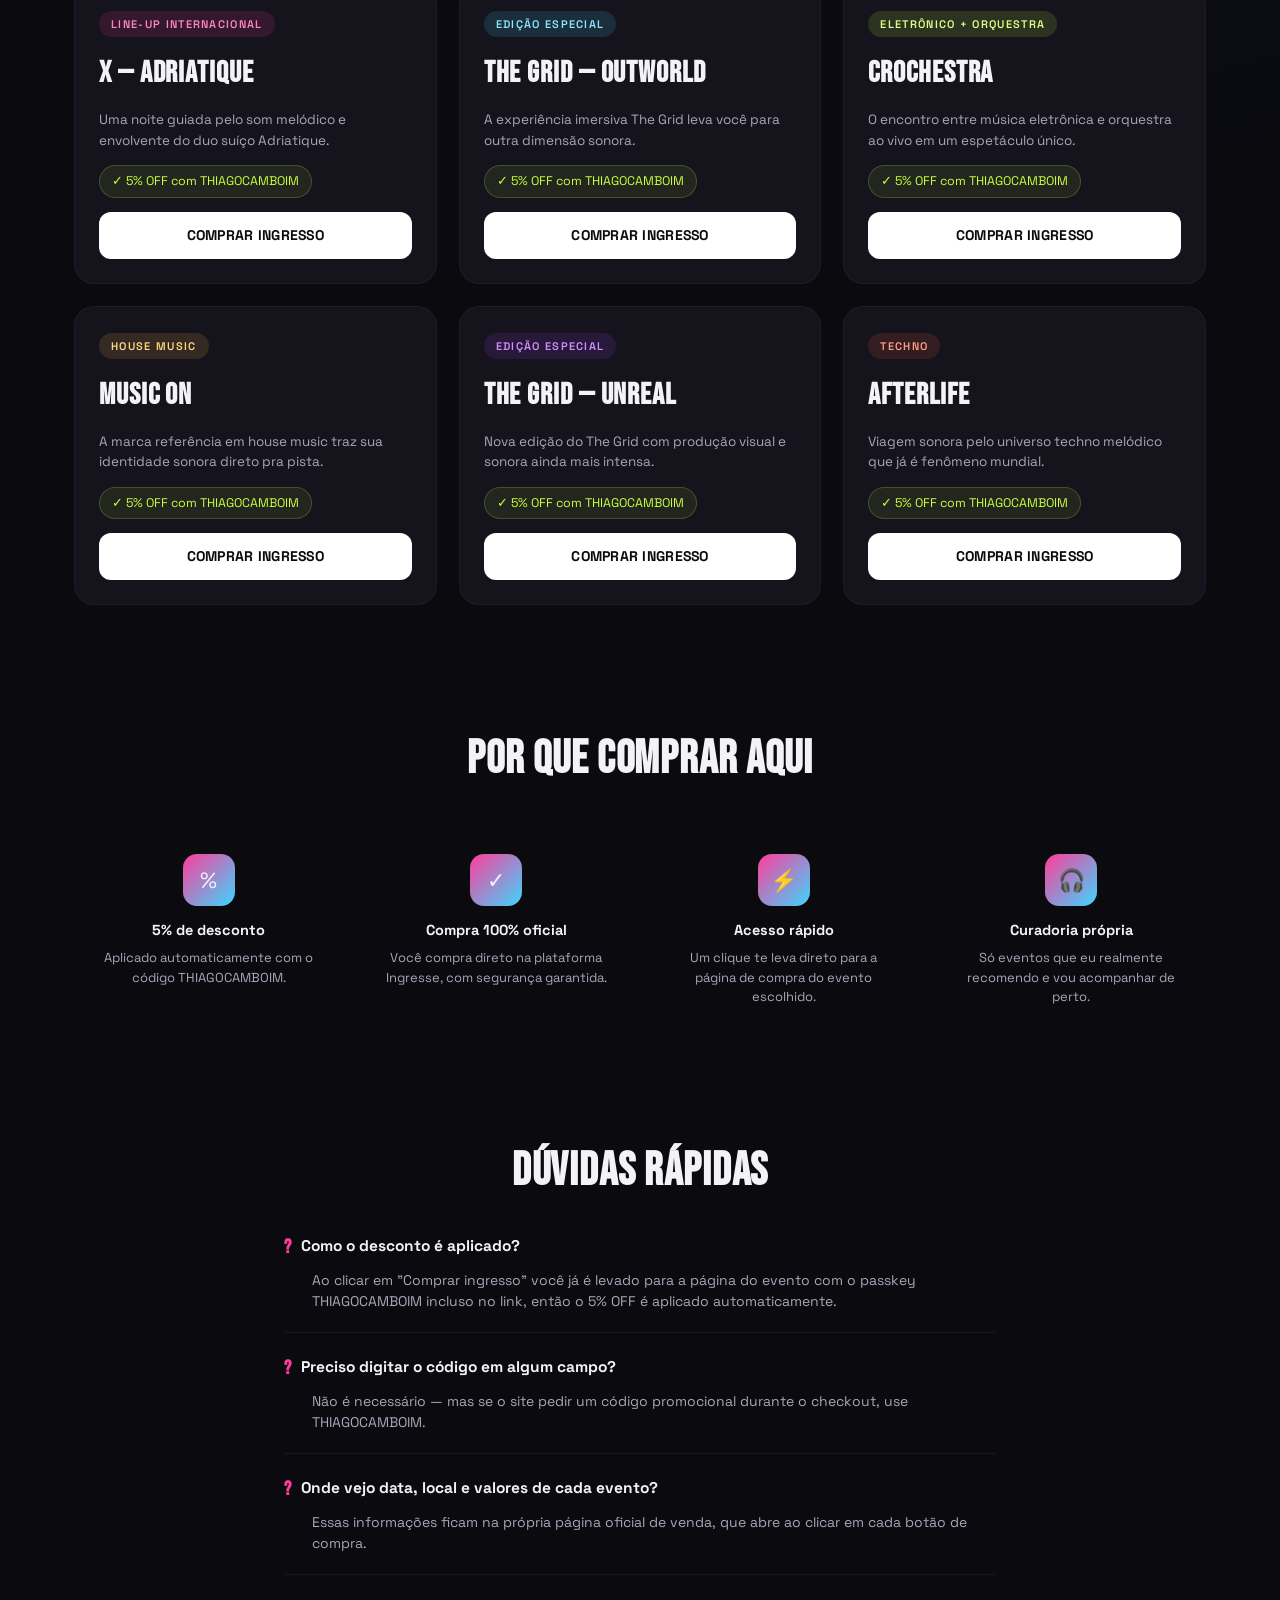
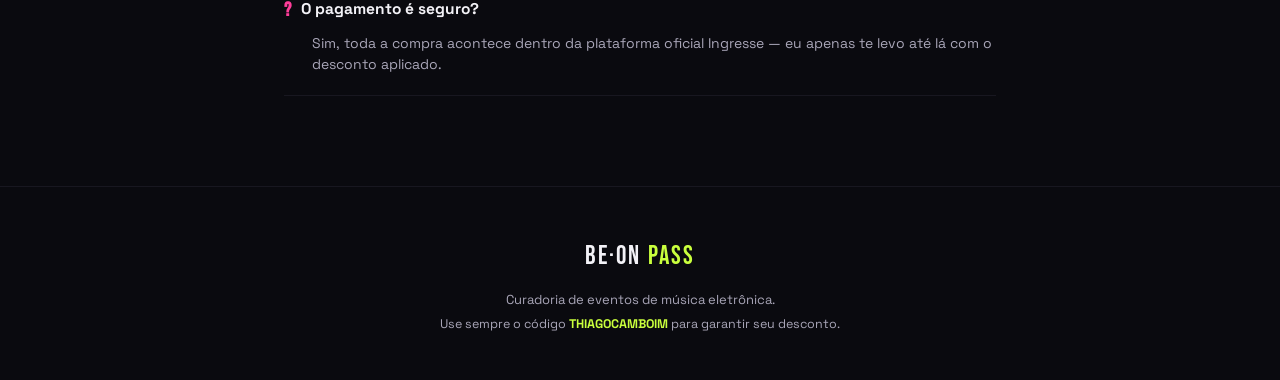
<file: beoneventos.html>
<!DOCTYPE html>
<html lang="pt-BR">
<head>
<meta charset="UTF-8">
<meta name="viewport" content="width=device-width, initial-scale=1.0">
<title>BE-ON | Ingressos com 5% OFF — THIAGOCAMBOIM</title>
<link rel="preconnect" href="https://fonts.googleapis.com">
<link rel="preconnect" href="https://fonts.gstatic.com" crossorigin>
<link href="https://fonts.googleapis.com/css2?family=Space+Grotesk:wght@400;500;600;700&family=Bebas+Neue&display=swap" rel="stylesheet">
<style>
  :root{
    --bg:#0a0a0f;
    --bg-alt:#111018;
    --card:#15141d;
    --card-border:#26243280;
    --text:#f3f2f7;
    --text-dim:#a9a6b8;
    --accent:#c9ff3d;
    --accent2:#ff3d9a;
    --accent3:#3dd6ff;
    --gradient: linear-gradient(135deg, var(--accent2), var(--accent3));
  }
  *{box-sizing:border-box; margin:0; padding:0;}
  html{scroll-behavior:smooth;}
  body{
    background:
      radial-gradient(ellipse 80% 50% at 50% -10%, #ff3d9a22, transparent),
      radial-gradient(ellipse 60% 40% at 90% 10%, #3dd6ff1a, transparent),
      var(--bg);
    color:var(--text);
    font-family:'Space Grotesk', sans-serif;
    line-height:1.5;
    -webkit-font-smoothing:antialiased;
    overflow-x:hidden;
  }
  .display{ font-family:'Bebas Neue', sans-serif; letter-spacing:0.02em; }
  a{color:inherit; text-decoration:none;}
  .wrap{max-width:1180px; margin:0 auto; padding:0 24px;}

  /* NAV */
  nav{
    position:sticky; top:0; z-index:50;
    backdrop-filter:blur(14px);
    background:#0a0a0fcc;
    border-bottom:1px solid var(--card-border);
  }
  nav .wrap{display:flex; align-items:center; justify-content:space-between; padding-top:16px; padding-bottom:16px;}
  .logo{font-family:'Bebas Neue',sans-serif; font-size:26px; letter-spacing:0.08em;}
  .logo span{color:var(--accent);}
  .nav-code{
    display:flex; align-items:center; gap:10px;
    background:#ffffff0d; border:1px solid var(--card-border);
    padding:8px 14px; border-radius:999px; font-size:13px;
  }
  .nav-code b{color:var(--accent); font-weight:700; letter-spacing:0.04em;}

  /* HERO */
  header.hero{padding:88px 0 60px; text-align:center; position:relative;}
  .kicker{
    display:inline-block; font-size:12px; letter-spacing:0.18em; text-transform:uppercase;
    color:var(--accent3); background:#3dd6ff14; border:1px solid #3dd6ff33;
    padding:7px 16px; border-radius:999px; margin-bottom:22px;
  }
  h1.hero-title{
    font-size:clamp(44px, 9vw, 92px);
    line-height:0.95;
    background:linear-gradient(120deg, #fff 40%, var(--accent2) 70%, var(--accent3));
    -webkit-background-clip:text; background-clip:text; color:transparent;
    margin-bottom:18px;
  }
  .hero-sub{
    max-width:620px; margin:0 auto 34px; color:var(--text-dim); font-size:17px;
  }
  .hero-sub b{color:var(--text);}

  /* DISCOUNT BANNER */
  .discount-card{
    max-width:560px; margin:0 auto; padding:28px 30px;
    background:linear-gradient(135deg, #1a1824, #14131c);
    border:1px solid var(--accent2);
    border-radius:20px;
    box-shadow:0 0 60px -10px #ff3d9a3d;
  }
  .discount-card p.label{font-size:12px; letter-spacing:0.16em; text-transform:uppercase; color:var(--text-dim); margin-bottom:10px;}
  .code-row{
    display:flex; align-items:center; justify-content:center; gap:14px;
    flex-wrap:wrap;
  }
  .code-box{
    font-family:'Bebas Neue', sans-serif; font-size:34px; letter-spacing:0.12em;
    background:#000; border:1.5px dashed var(--accent); color:var(--accent);
    padding:10px 22px; border-radius:12px;
  }
  .copy-btn{
    background:var(--accent); color:#0a0a0f; border:none; cursor:pointer;
    font-weight:700; font-size:13px; padding:13px 20px; border-radius:12px;
    transition:transform .15s ease, box-shadow .15s ease;
    letter-spacing:0.03em;
  }
  .copy-btn:hover{transform:translateY(-2px); box-shadow:0 8px 22px -6px #c9ff3d80;}
  .copy-btn.copied{background:var(--accent3);}
  .discount-card small{display:block; margin-top:14px; color:var(--text-dim); font-size:12.5px;}

  .cta-scroll{
    display:inline-block; margin-top:34px; padding:15px 34px;
    background:var(--gradient); color:#0a0a0f; font-weight:700; border-radius:999px;
    font-size:14px; letter-spacing:0.03em;
    box-shadow:0 10px 30px -8px #ff3d9a55;
  }

  /* HOW IT WORKS */
  section.how{padding:70px 0 20px;}
  .how-grid{
    display:grid; grid-template-columns:repeat(3,1fr); gap:20px; margin-top:36px;
  }
  .how-item{
    background:var(--card); border:1px solid var(--card-border); border-radius:16px; padding:26px;
  }
  .how-item .num{
    font-family:'Bebas Neue',sans-serif; font-size:38px; color:var(--accent2); margin-bottom:10px; display:block;
  }
  .how-item h3{font-size:16px; margin-bottom:8px;}
  .how-item p{color:var(--text-dim); font-size:14px;}
  .section-title{
    text-align:center; font-size:clamp(30px,5vw,46px); margin-bottom:6px;
  }
  .section-sub{text-align:center; color:var(--text-dim); font-size:15px; max-width:520px; margin:0 auto;}

  /* EVENTS */
  section.events{padding:80px 0;}
  .events-grid{
    display:grid; grid-template-columns:repeat(3,1fr); gap:22px; margin-top:44px;
  }
  .event-card{
    position:relative; border-radius:20px; overflow:hidden;
    background:var(--card); border:1px solid var(--card-border);
    padding:26px 24px 24px;
    display:flex; flex-direction:column; gap:14px;
    transition:transform .2s ease, border-color .2s ease;
    isolation:isolate;
  }
  .event-card::before{
    content:""; position:absolute; inset:0; opacity:0; transition:opacity .3s ease;
    z-index:-1;
  }
  .event-card:hover{transform:translateY(-6px); border-color:#ffffff33;}
  .event-tag{
    align-self:flex-start; font-size:11px; letter-spacing:0.12em; text-transform:uppercase;
    padding:5px 12px; border-radius:999px; font-weight:600;
  }
  .event-card h3{font-family:'Bebas Neue',sans-serif; font-size:30px; letter-spacing:0.03em;}
  .event-card p{color:var(--text-dim); font-size:13.5px; min-height:40px;}
  .event-badge{
    display:flex; align-items:center; gap:8px; font-size:12.5px; color:var(--accent);
    background:#c9ff3d14; border:1px solid #c9ff3d33; padding:6px 12px; border-radius:999px; width:fit-content;
  }
  .buy-btn{
    margin-top:auto; text-align:center; padding:13px 18px; border-radius:12px;
    font-weight:700; font-size:14px; letter-spacing:0.02em;
    background:#fff; color:#0a0a0f;
    transition:transform .15s ease, opacity .15s ease;
  }
  .buy-btn:hover{transform:scale(1.02); opacity:.92;}

  .c1 .event-tag{background:#ff3d9a22; color:#ff85c1;}
  .c2 .event-tag{background:#3dd6ff22; color:#8fe6ff;}
  .c3 .event-tag{background:#c9ff3d22; color:#dcff85;}
  .c4 .event-tag{background:#ffbb3d22; color:#ffd685;}
  .c5 .event-tag{background:#a23dff22; color:#d38fff;}
  .c6 .event-tag{background:#ff5b3d22; color:#ff9c85;}

  /* WHY */
  section.why{padding:40px 0 90px;}
  .why-grid{display:grid; grid-template-columns:repeat(4,1fr); gap:18px; margin-top:40px;}
  .why-item{text-align:center; padding:20px;}
  .why-item .ico{
    width:52px; height:52px; margin:0 auto 14px; border-radius:14px;
    background:var(--gradient); display:flex; align-items:center; justify-content:center;
    font-size:22px;
  }
  .why-item h4{font-size:14.5px; margin-bottom:6px;}
  .why-item p{color:var(--text-dim); font-size:13px;}

  /* FAQ */
  section.faq{padding:20px 0 90px;}
  .faq-item{
    border-bottom:1px solid var(--card-border); padding:20px 0;
  }
  .faq-item h4{font-size:15.5px; margin-bottom:8px; display:flex; align-items:center; gap:10px;}
  .faq-item h4::before{content:"?"; color:var(--accent2); font-family:'Bebas Neue',sans-serif; font-size:20px;}
  .faq-item p{color:var(--text-dim); font-size:14px; padding-left:28px;}

  /* FOOTER */
  footer{
    padding:50px 0 40px; border-top:1px solid var(--card-border); text-align:center;
  }
  footer .logo{margin-bottom:14px;}
  footer p{color:var(--text-dim); font-size:13px; margin-bottom:6px;}
  footer .social{color:var(--text-dim); font-size:12.5px;}

  .sticky-cta{
    position:fixed; bottom:18px; left:50%; transform:translateX(-50%); z-index:60;
    background:var(--card); border:1px solid var(--accent); border-radius:999px;
    padding:10px 12px 10px 18px; display:flex; align-items:center; gap:12px;
    box-shadow:0 12px 34px -8px #000000cc;
    font-size:13px;
  }
  .sticky-cta b{color:var(--accent);}
  .sticky-cta a{
    background:var(--accent); color:#0a0a0f; font-weight:700; padding:9px 16px;
    border-radius:999px; font-size:12.5px;
  }

  @media (max-width: 860px){
    .how-grid, .events-grid{grid-template-columns:1fr 1fr;}
    .why-grid{grid-template-columns:1fr 1fr;}
  }
  @media (max-width: 560px){
    .how-grid, .events-grid, .why-grid{grid-template-columns:1fr;}
    .nav-code{display:none;}
    .sticky-cta{width:calc(100% - 32px); justify-content:space-between;}
  }
</style>
</head>
<body>

<nav>
  <div class="wrap">
    <div class="logo">BE·ON <span>PASS</span></div>
    <div class="nav-code">5% OFF com <b>THIAGOCAMBOIM</b></div>
  </div>
</nav>

<header class="hero">
  <div class="wrap">
    <span class="kicker">Line-ups selecionados • Ingressos oficiais Ingresse</span>
    <h1 class="hero-title display">SUA PRÓXIMA<br>NOITE COMEÇA AQUI</h1>
    <p class="hero-sub">
      Reuni em um só lugar os melhores eventos de música eletrônica do momento —
      <b>X, The Grid, Crochestra, The Grid Unreal, Music On e Afterlife</b>.
      Compre pelo meu link oficial e garanta <b>5% de desconto automático</b> no seu ingresso.
    </p>

    <div class="discount-card">
      <p class="label">Seu cupom exclusivo</p>
      <div class="code-row">
        <div class="code-box" id="codeBox">THIAGOCAMBOIM</div>
        <button class="copy-btn" id="copyBtn" onclick="copyCode()">COPIAR CÓDIGO</button>
      </div>
      <small>O desconto já vem aplicado nos links abaixo — mas guarde o código, ele também é válido no checkout manual.</small>
    </div>

    <a href="#eventos" class="cta-scroll">VER TODOS OS EVENTOS ↓</a>
  </div>
</header>

<section class="how">
  <div class="wrap">
    <h2 class="section-title display">COMO FUNCIONA</h2>
    <p class="section-sub">Três passos simples entre você e a pista.</p>
    <div class="how-grid">
      <div class="how-item">
        <span class="num display">01</span>
        <h3>Escolha seu evento</h3>
        <p>Explore a lista abaixo e encontre a festa que combina com o seu som.</p>
      </div>
      <div class="how-item">
        <span class="num display">02</span>
        <h3>Compre pelo link oficial</h3>
        <p>Cada botão leva direto para a página oficial de venda na Ingresse, já com meu código aplicado.</p>
      </div>
      <div class="how-item">
        <span class="num display">03</span>
        <h3>Garanta seu 5% OFF</h3>
        <p>O desconto entra automaticamente com o passkey <b>THIAGOCAMBOIM</b>. É só finalizar a compra.</p>
      </div>
    </div>
  </div>
</section>

<section class="events" id="eventos">
  <div class="wrap">
    <h2 class="section-title display">OS EVENTOS</h2>
    <p class="section-sub">Seis pistas, seis experiências. Todos os ingressos com desconto garantido.</p>

    <div class="events-grid">

      <div class="event-card c1">
        <span class="event-tag">Line-up internacional</span>
        <h3>X — ADRIATIQUE</h3>
        <p>Uma noite guiada pelo som melódico e envolvente do duo suíço Adriatique.</p>
        <span class="event-badge">✓ 5% OFF com THIAGOCAMBOIM</span>
        <a class="buy-btn" href="https://embedstore.ingresse.com/tickets/www.ingresse.com/event/91444?passkey=THIAGOCAMBOIM" target="_blank" rel="noopener">COMPRAR INGRESSO</a>
      </div>

      <div class="event-card c2">
        <span class="event-tag">Edição especial</span>
        <h3>THE GRID — OUTWORLD</h3>
        <p>A experiência imersiva The Grid leva você para outra dimensão sonora.</p>
        <span class="event-badge">✓ 5% OFF com THIAGOCAMBOIM</span>
        <a class="buy-btn" href="https://embedstore.ingresse.com/tickets/www.ingresse.com/event/96109?passkey=THIAGOCAMBOIM" target="_blank" rel="noopener">COMPRAR INGRESSO</a>
      </div>

      <div class="event-card c3">
        <span class="event-tag">Eletrônico + orquestra</span>
        <h3>CROCHESTRA</h3>
        <p>O encontro entre música eletrônica e orquestra ao vivo em um espetáculo único.</p>
        <span class="event-badge">✓ 5% OFF com THIAGOCAMBOIM</span>
        <a class="buy-btn" href="https://cart.ingresse.com/7bc10b1b-bef9-45cf-a45b-135651fd921a/tickets?passkey=THIAGOCAMBOIM" target="_blank" rel="noopener">COMPRAR INGRESSO</a>
      </div>

      <div class="event-card c4">
        <span class="event-tag">House music</span>
        <h3>MUSIC ON</h3>
        <p>A marca referência em house music traz sua identidade sonora direto pra pista.</p>
        <span class="event-badge">✓ 5% OFF com THIAGOCAMBOIM</span>
        <a class="buy-btn" href="https://embedstore.ingresse.com/tickets/www.ingresse.com/event/102379?passkey=THIAGOCAMBOIM" target="_blank" rel="noopener">COMPRAR INGRESSO</a>
      </div>

      <div class="event-card c5">
        <span class="event-tag">Edição especial</span>
        <h3>THE GRID — UNREAL</h3>
        <p>Nova edição do The Grid com produção visual e sonora ainda mais intensa.</p>
        <span class="event-badge">✓ 5% OFF com THIAGOCAMBOIM</span>
        <a class="buy-btn" href="https://embedstore.ingresse.com/tickets/www.ingresse.com/event/103569?passkey=THIAGOCAMBOIM" target="_blank" rel="noopener">COMPRAR INGRESSO</a>
      </div>

      <div class="event-card c6">
        <span class="event-tag">Techno</span>
        <h3>AFTERLIFE</h3>
        <p>Viagem sonora pelo universo techno melódico que já é fenômeno mundial.</p>
        <span class="event-badge">✓ 5% OFF com THIAGOCAMBOIM</span>
        <a class="buy-btn" href="https://embedstore.ingresse.com/tickets/www.ingresse.com/event/95761?passkey=THIAGOCAMBOIM" target="_blank" rel="noopener">COMPRAR INGRESSO</a>
      </div>

    </div>
  </div>
</section>

<section class="why">
  <div class="wrap">
    <h2 class="section-title display">POR QUE COMPRAR AQUI</h2>
    <div class="why-grid">
      <div class="why-item">
        <div class="ico">%</div>
        <h4>5% de desconto</h4>
        <p>Aplicado automaticamente com o código THIAGOCAMBOIM.</p>
      </div>
      <div class="why-item">
        <div class="ico">✓</div>
        <h4>Compra 100% oficial</h4>
        <p>Você compra direto na plataforma Ingresse, com segurança garantida.</p>
      </div>
      <div class="why-item">
        <div class="ico">⚡</div>
        <h4>Acesso rápido</h4>
        <p>Um clique te leva direto para a página de compra do evento escolhido.</p>
      </div>
      <div class="why-item">
        <div class="ico">🎧</div>
        <h4>Curadoria própria</h4>
        <p>Só eventos que eu realmente recomendo e vou acompanhar de perto.</p>
      </div>
    </div>
  </div>
</section>

<section class="faq">
  <div class="wrap" style="max-width:760px;">
    <h2 class="section-title display">DÚVIDAS RÁPIDAS</h2>
    <div class="faq-item">
      <h4>Como o desconto é aplicado?</h4>
      <p>Ao clicar em "Comprar ingresso" você já é levado para a página do evento com o passkey THIAGOCAMBOIM incluso no link, então o 5% OFF é aplicado automaticamente.</p>
    </div>
    <div class="faq-item">
      <h4>Preciso digitar o código em algum campo?</h4>
      <p>Não é necessário — mas se o site pedir um código promocional durante o checkout, use THIAGOCAMBOIM.</p>
    </div>
    <div class="faq-item">
      <h4>Onde vejo data, local e valores de cada evento?</h4>
      <p>Essas informações ficam na própria página oficial de venda, que abre ao clicar em cada botão de compra.</p>
    </div>
    <div class="faq-item">
      <h4>O pagamento é seguro?</h4>
      <p>Sim, toda a compra acontece dentro da plataforma oficial Ingresse — eu apenas te levo até lá com o desconto aplicado.</p>
    </div>
  </div>
</section>

<footer>
  <div class="wrap">
    <div class="logo">BE·ON <span>PASS</span></div>
    <p>Curadoria de eventos de música eletrônica.</p>
    <p class="social">Use sempre o código <b style="color:var(--accent)">THIAGOCAMBOIM</b> para garantir seu desconto.</p>
  </div>
</footer>

<div class="sticky-cta" id="stickyCta">
  <span>5% OFF com <b>THIAGOCAMBOIM</b></span>
  <a href="#eventos">Ver eventos</a>
</div>

<script>
  function copyCode(){
    const text = "THIAGOCAMBOIM";
    const btn = document.getElementById('copyBtn');
    navigator.clipboard.writeText(text).then(function(){
      btn.textContent = "COPIADO ✓";
      btn.classList.add('copied');
      setTimeout(function(){
        btn.textContent = "COPIAR CÓDIGO";
        btn.classList.remove('copied');
      }, 1800);
    }).catch(function(){
      btn.textContent = "COPIE: THIAGOCAMBOIM";
    });
  }

  // hide sticky CTA once footer is visible
  const sticky = document.getElementById('stickyCta');
  const footerEl = document.querySelector('footer');
  const observer = new IntersectionObserver((entries)=>{
    entries.forEach(e=>{
      sticky.style.opacity = e.isIntersecting ? '0' : '1';
      sticky.style.pointerEvents = e.isIntersecting ? 'none' : 'auto';
    });
  }, {threshold:0});
  observer.observe(footerEl);
</script>

</body>
</html>
</file>
<file: css/estilo.css>
/* BE·ON PASS — estilos do site */
:root{
  --bg:#070403;
  --bg-alt:#0f0808;
  --card:#160b0c;
  --card-border:#5c141f80;
  --text:#f5efe9;
  --text-dim:#b3a19f;
  --accent:#ff1a3c;
  --accent2:#a3001a;
  --accent3:#ff6a1a;
  --gradient: linear-gradient(135deg, var(--accent2), var(--accent3));
}
*{box-sizing:border-box; margin:0; padding:0;}
[hidden]{display:none !important;}
html{scroll-behavior:smooth; scroll-padding-top:84px;}
body{
  position:relative;
  background:
    radial-gradient(ellipse 80% 50% at 50% -10%, #ff1a3c26, transparent),
    radial-gradient(ellipse 60% 40% at 90% 10%, #ff6a1a1a, transparent),
    var(--bg);
  color:var(--text);
  font-family:'Space Grotesk', sans-serif;
  line-height:1.5;
  -webkit-font-smoothing:antialiased;
  overflow-x:hidden;
}
body::before{
  content:"";
  position:fixed; inset:0; z-index:-1; pointer-events:none;
  background-image:
    repeating-linear-gradient(0deg, #ff1a3c0d 0px, #ff1a3c0d 1px, transparent 1px, transparent 56px),
    repeating-linear-gradient(90deg, #ff1a3c0d 0px, #ff1a3c0d 1px, transparent 1px, transparent 56px);
}
.display{ font-family:'Bebas Neue', sans-serif; letter-spacing:0.03em; }
a{color:inherit; text-decoration:none;}
.wrap{max-width:1180px; margin:0 auto; padding:0 24px;}

/* HAZARD STRIP */
.hazard-strip{
  height:7px;
  background:repeating-linear-gradient(135deg, var(--accent) 0 16px, #000 16px 32px);
}


/* NAV */
nav.topbar{
  position:sticky; top:0; z-index:50;
  backdrop-filter:blur(14px);
  background:#070403cc;
  border-bottom:1px solid var(--card-border);
}
nav.topbar .wrap{display:flex; align-items:center; justify-content:space-between; padding-top:16px; padding-bottom:16px;}
.logo{font-family:'Bebas Neue',sans-serif; font-size:26px; letter-spacing:0.1em;}
.logo span{color:var(--accent);}
.nav-code{
  display:flex; align-items:center; gap:10px;
  background:#ffffff0a; border:1px solid var(--card-border);
  padding:8px 14px; border-radius:6px; font-size:13px;
}
.nav-code b{color:var(--accent); font-weight:700; letter-spacing:0.04em;}

/* HERO */
header.hero{padding:70px 0 60px; text-align:center; position:relative;}
.kicker{
  display:inline-block; font-size:12px; letter-spacing:0.2em; text-transform:uppercase;
  color:var(--accent3); background:#ff6a1a14; border:1px solid #ff6a1a44;
  padding:7px 16px; border-radius:4px; margin-bottom:22px;
}
h1.hero-title{
  font-size:clamp(44px, 9vw, 92px);
  line-height:0.95;
  background:linear-gradient(120deg, #fff 35%, var(--accent) 65%, var(--accent3));
  -webkit-background-clip:text; background-clip:text; color:transparent;
  margin-bottom:18px;
  filter:drop-shadow(0 0 34px #ff1a3c4d);
}
.hero-sub{
  max-width:620px; margin:0 auto 34px; color:var(--text-dim); font-size:17px;
}
.hero-sub b{color:var(--text);}

/* DISCOUNT BANNER */
.discount-card{
  max-width:560px; margin:0 auto; padding:28px 30px;
  background:linear-gradient(135deg, #170a0a, #0d0505);
  border:1px solid var(--accent);
  border-radius:8px;
  box-shadow:0 0 60px -10px #ff1a3c66;
}
.discount-card p.label{font-size:12px; letter-spacing:0.16em; text-transform:uppercase; color:var(--text-dim); margin-bottom:10px;}
.code-row{
  display:flex; align-items:center; justify-content:center; gap:14px;
  flex-wrap:wrap;
}
.code-box{
  font-family:'Bebas Neue', sans-serif; font-size:34px; letter-spacing:0.12em;
  background:#000; border:1.5px dashed var(--accent); color:var(--accent);
  padding:10px 22px; border-radius:6px;
}
.copy-btn{
  background:var(--accent); color:#fff; border:none; cursor:pointer;
  font-weight:700; font-size:13px; padding:13px 20px; border-radius:6px;
  transition:transform .15s ease, box-shadow .15s ease;
  letter-spacing:0.03em;
}
.copy-btn:hover{transform:translateY(-2px); box-shadow:0 8px 22px -6px #ff1a3c99;}
.copy-btn.copied{background:var(--accent3);}
.discount-card small{display:block; margin-top:14px; color:var(--text-dim); font-size:12.5px;}

/* HOW IT WORKS */
section.how{padding:70px 0 20px;}
.how-grid{
  display:grid; grid-template-columns:repeat(3,1fr); gap:20px; margin-top:36px;
}
.how-item{
  background:var(--card); border:1px solid var(--card-border); border-radius:8px; padding:26px;
}
.how-item .num{
  font-family:'Bebas Neue',sans-serif; font-size:38px; color:var(--accent); margin-bottom:10px; display:block;
}
.how-item h3{font-size:16px; margin-bottom:8px;}
.how-item p{color:var(--text-dim); font-size:14px;}
.section-title{
  text-align:center; font-size:clamp(30px,5vw,46px); margin-bottom:6px;
  text-shadow:0 0 30px #ff1a3c4d;
}
.section-sub{text-align:center; color:var(--text-dim); font-size:15px; max-width:520px; margin:0 auto;}

/* EVENTS */
section.events{padding:80px 0;}
.events-grid{
  display:grid; grid-template-columns:repeat(auto-fit, minmax(300px, 370px)); justify-content:center; gap:22px; margin-top:44px;
}
.event-card{
  position:relative; border-radius:10px; overflow:hidden;
  background:var(--card); border:1px solid var(--card-border);
  padding:0;
  display:flex; flex-direction:column;
  transition:transform .2s ease, border-color .2s ease;
  isolation:isolate;
}
.event-card::before{
  content:""; position:absolute; inset:0; opacity:0; transition:opacity .3s ease;
  z-index:-1;
}
.event-card:hover{transform:translateY(-6px); border-color:var(--accent);}
.event-img{
  width:100%; height:340px; object-fit:contain; display:block;
  background:#000;
}
.event-body{
  padding:22px 24px 24px;
  display:flex; flex-direction:column; gap:12px;
  flex:1;
}
.event-tag{
  align-self:flex-start; font-size:11px; letter-spacing:0.12em; text-transform:uppercase;
  padding:5px 12px; border-radius:4px; font-weight:600;
}
.event-card h3{font-family:'Bebas Neue',sans-serif; font-size:30px; letter-spacing:0.03em;}
.event-meta{
  font-size:12.5px; color:var(--accent3); font-weight:600; letter-spacing:0.02em;
}
.event-card p.event-desc{color:var(--text-dim); font-size:13.5px; min-height:40px;}
.event-badge{
  display:flex; align-items:center; gap:8px; font-size:12.5px; color:var(--accent);
  background:#ff1a3c14; border:1px solid #ff1a3c44; padding:6px 12px; border-radius:4px; width:fit-content;
}
.buy-btn{
  margin-top:auto; text-align:center; padding:13px 18px; border-radius:6px;
  font-weight:700; font-size:14px; letter-spacing:0.02em;
  background:#fff; color:#0a0a0f;
  transition:transform .15s ease, opacity .15s ease;
}
.buy-btn:hover{transform:scale(1.02); opacity:.92;}

.c1 .event-tag{background:#ff1a4d22; color:#ff8fa8;}
.c2 .event-tag{background:#ff6a1a22; color:#ffb27a;}
.c3 .event-tag{background:#ffb70022; color:#ffdb80;}
.c4 .event-tag{background:#ff3d3d22; color:#ff9d9d;}
.c5 .event-tag{background:#ff005522; color:#ff7fac;}
.c6 .event-tag{background:#ff880022; color:#ffbf80;}

/* FAQ */
section.faq{padding:20px 0 90px;}
.faq-item{
  border-bottom:1px solid var(--card-border);
}
.faq-q{
  display:flex; align-items:center; justify-content:space-between; gap:16px;
  width:100%; background:none; border:none; cursor:pointer;
  padding:18px 0; text-align:left; font-family:inherit;
}
.faq-q-text{
  display:flex; align-items:center; gap:10px; font-size:15.5px; font-weight:600; color:var(--text);
}
.faq-q-text::before{content:"?"; color:var(--accent); font-family:'Bebas Neue',sans-serif; font-size:20px;}
.faq-toggle{
  flex-shrink:0; width:28px; height:28px; border-radius:6px;
  border:1px solid var(--card-border); position:relative;
  transition:border-color .25s ease, background .25s ease;
}
.faq-toggle::before, .faq-toggle::after{
  content:""; position:absolute; background:var(--accent);
  top:50%; left:50%; transform:translate(-50%,-50%);
  transition:opacity .2s ease, transform .3s ease;
}
.faq-toggle::before{width:12px; height:2px;}
.faq-toggle::after{width:2px; height:12px;}
.faq-item.open .faq-q-text{color:var(--accent);}
.faq-item.open .faq-toggle{border-color:var(--accent); background:#ff1a3c14;}
.faq-item.open .faq-toggle::after{opacity:0; transform:translate(-50%,-50%) rotate(90deg);}
.faq-answer{
  max-height:0; overflow:hidden;
  transition:max-height .35s ease;
}
.faq-answer p{color:var(--text-dim); font-size:14px; padding:0 0 18px 28px;}
.faq-item.open .faq-answer{max-height:260px;}

/* FOOTER */
footer{
  padding:50px 0 40px; border-top:1px solid var(--card-border); text-align:center;
}
footer .logo{margin-bottom:14px;}
footer p{color:var(--text-dim); font-size:13px; margin-bottom:6px;}
footer .social{color:var(--text-dim); font-size:12.5px;}
footer .social-links{
  display:flex; justify-content:center; gap:14px; margin-top:16px; flex-wrap:wrap;
}
footer .social-links a{
  display:flex; align-items:center; gap:8px; font-size:13px; font-weight:600;
  background:#ffffff0a; border:1px solid var(--card-border); padding:9px 16px; border-radius:6px;
  transition:border-color .15s ease;
}
footer .social-links a:hover{border-color:var(--accent);}

/* ABOUT / SOBRE MIM */
section.about{padding:20px 0 80px;}
.about-card{
  display:flex; align-items:center; gap:32px;
  background:var(--card); border:1px solid var(--card-border); border-radius:10px;
  padding:36px;
}
.about-avatar{
  flex-shrink:0; width:190px; height:250px; border-radius:8px;
  background:var(--gradient); display:flex; align-items:center; justify-content:center;
  font-family:'Bebas Neue',sans-serif; font-size:38px; color:#fff;
  overflow:hidden; border:2px solid var(--accent);
}
.about-avatar img{width:100%; height:100%; object-fit:cover; object-position:top center; display:block;}
.about-text .about-name{font-size:22px; font-weight:700; margin-bottom:2px;}
.about-text .about-role{
  display:inline-block; font-size:11.5px; letter-spacing:0.1em; text-transform:uppercase;
  color:var(--accent); background:#ff1a3c14; border:1px solid #ff1a3c44;
  padding:4px 12px; border-radius:4px; margin-bottom:14px;
}
.about-text p{color:var(--text-dim); font-size:14.5px; max-width:620px; margin-bottom:18px;}
.about-links{display:flex; gap:12px; flex-wrap:wrap;}
.about-links a{
  display:flex; align-items:center; gap:8px; font-size:13.5px; font-weight:700;
  padding:11px 18px; border-radius:6px; transition:transform .15s ease;
}
.about-links a:hover{transform:translateY(-2px);}
.about-links .ig{background:linear-gradient(135deg,#ff1a3c,#ff6a1a); color:#fff;}
.about-links .wa{background:#25D366; color:#08210f;}

/* PRÓXIMO EVENTO */
section.next{padding:20px 0 30px;}
.next-card{
  display:flex; gap:0; background:var(--card); border:1px solid var(--accent);
  border-radius:10px; overflow:hidden;
  box-shadow:0 0 60px -18px #ff1a3c66;
}
.next-img{width:280px; min-width:280px; height:auto; align-self:stretch; object-fit:contain; display:block; background:#000;}
.next-body{padding:32px; display:flex; flex-direction:column; gap:14px; flex:1;}
.next-tag{
  align-self:flex-start; font-size:11px; letter-spacing:0.14em; text-transform:uppercase;
  padding:6px 14px; border-radius:4px; font-weight:700;
  background:var(--gradient); color:#fff;
}
.next-body h3{font-family:'Bebas Neue',sans-serif; font-size:38px; letter-spacing:0.02em;}
.next-meta{color:var(--accent3); font-size:13.5px; font-weight:600;}
.countdown{display:flex; gap:10px; margin:6px 0;}
.countdown .box{
  background:#000; border:1px solid var(--card-border); border-radius:6px;
  padding:10px 14px; text-align:center; min-width:64px;
}
.countdown .box b{display:block; font-family:'Bebas Neue',sans-serif; font-size:26px; color:var(--accent);}
.countdown .box span{font-size:10px; letter-spacing:0.08em; color:var(--text-dim); text-transform:uppercase;}
.next-body .buy-btn{align-self:flex-start; padding:14px 30px;}

@media (max-width: 860px){
  .how-grid, .events-grid{grid-template-columns:1fr 1fr;}
  .next-card{flex-direction:column;}
  .next-img{width:100%; height:220px;}
  .about-card{flex-direction:column; text-align:center;}
  .about-links{justify-content:center;}
}
@media (max-width: 560px){
  .how-grid, .events-grid{grid-template-columns:1fr;}
  .nav-code{display:none;}
  .countdown{flex-wrap:wrap;}
  .countdown .box{min-width:56px; padding:8px 10px;}
}

/* ===== V2: estrutura inspirada na referência (busca, favoritos, sold out, barra inferior) ===== */
.clock{font-size:12.5px; color:var(--text-dim); letter-spacing:0.04em; white-space:nowrap;}
.ambassador-chip{
  display:inline-flex; align-items:center; gap:10px; margin-bottom:22px;
  background:#ffffff0a; border:1px solid var(--card-border); border-radius:999px;
  padding:6px 18px 6px 6px; font-size:13px; color:var(--text-dim);
}
.ambassador-chip img{
  width:36px; height:36px; border-radius:50%; object-fit:cover; object-position:top center;
  border:1.5px solid var(--accent); display:block;
}
.ambassador-chip b{color:var(--text); font-weight:700;}
.hero-links{display:flex; gap:12px; justify-content:center; flex-wrap:wrap; margin-top:24px;}
.hero-links a{
  display:flex; align-items:center; gap:8px; font-size:13.5px; font-weight:700;
  padding:11px 20px; border-radius:6px; transition:transform .15s ease;
}
.hero-links a:hover{transform:translateY(-2px);}
.hero-links .ig{background:linear-gradient(135deg,#ff1a3c,#ff6a1a); color:#fff;}
.hero-links .wa{background:#25D366; color:#08210f;}

.toolbar{display:flex; gap:12px; max-width:680px; margin:30px auto 0; flex-wrap:wrap;}
.search{
  flex:1; min-width:230px; display:flex; align-items:center; gap:10px;
  background:#ffffff0a; border:1px solid var(--card-border); border-radius:8px; padding:0 14px;
}
.search:focus-within{border-color:var(--accent);}
.search input{
  flex:1; min-width:0; background:none; border:none; outline:none; color:var(--text);
  font:inherit; font-size:15px; padding:13px 0;
}
.search input::placeholder{color:#b3a19f99;}
.chip{
  background:#ffffff0a; border:1px solid var(--card-border); color:var(--text);
  border-radius:8px; padding:0 18px; min-height:46px; font:inherit; font-weight:600; cursor:pointer;
}
.chip[aria-pressed="true"]{border-color:var(--accent); background:#ff1a3c1f;}
.chip em{font-style:normal; color:var(--accent); margin-left:6px;}
.f-hide{display:none !important;}
.no-events{margin-top:30px !important;}

.fav-btn{
  position:absolute; top:12px; right:12px; z-index:3; width:38px; height:38px; border-radius:50%;
  border:1px solid #ffffff33; background:#000000b3; color:#ffffff80; font-size:18px; line-height:1;
  cursor:pointer; display:flex; align-items:center; justify-content:center;
  transition:transform .15s ease, color .15s ease, border-color .15s ease;
}
.fav-btn:hover{transform:scale(1.08);}
.fav-btn[aria-pressed="true"]{color:var(--accent); border-color:var(--accent);}

.is-soldout .event-img{filter:grayscale(0.9) brightness(0.5);}
.sold-stamp{
  position:absolute; top:0; left:0; right:0; height:340px; z-index:2;
  display:flex; align-items:center; justify-content:center; pointer-events:none;
}
.sold-stamp span{
  font-family:'Bebas Neue',sans-serif; font-size:48px; letter-spacing:0.1em; color:var(--accent);
  white-space:nowrap; line-height:1.1;
  border:4px solid var(--accent); border-radius:6px; padding:2px 20px; background:#000000b8;
  transform:rotate(-10deg); text-shadow:0 0 24px #ff1a3c88;
}
.buy-btn.soldout{
  background:#241214; color:#9a8583; border:1px solid var(--card-border);
  cursor:not-allowed; pointer-events:none; letter-spacing:0.14em;
}
.event-badge.soft{color:var(--text-dim); background:#ffffff0a; border-color:var(--card-border);}

.toast{
  position:fixed; left:50%; bottom:32px; z-index:100; pointer-events:none;
  transform:translate(-50%,16px); opacity:0; transition:opacity .2s ease, transform .2s ease;
  background:#160b0c; border:1px solid var(--accent); color:var(--text);
  padding:11px 20px; border-radius:8px; font-size:14px; font-weight:600;
  box-shadow:0 10px 40px -10px #ff1a3c88;
}
.toast.show{opacity:1; transform:translate(-50%,0);}

.bottom-nav{display:none;}
@media (max-width: 860px){
  body{padding-bottom:calc(76px + env(safe-area-inset-bottom, 0px));}
  .bottom-nav{
    display:grid; grid-template-columns:repeat(5,1fr);
    position:fixed; left:0; right:0; bottom:0; z-index:60;
    background:#070403ee; backdrop-filter:blur(14px); border-top:1px solid var(--card-border);
    padding:6px 4px calc(6px + env(safe-area-inset-bottom, 0px));
  }
  .bottom-nav a, .bottom-nav button{
    background:none; border:none; color:var(--text-dim); font:inherit; font-size:11px; font-weight:600;
    display:flex; flex-direction:column; align-items:center; gap:2px; padding:6px 2px; cursor:pointer;
  }
  .bottom-nav .ic{font-size:19px; line-height:1;}
  .bottom-nav .active{color:var(--accent);}
  .toast{bottom:calc(92px + env(safe-area-inset-bottom, 0px));}
}
@media (max-width: 560px){
  .code-box{font-size:clamp(22px, 7.2vw, 34px); letter-spacing:0.08em; padding:10px 14px; max-width:100%;}
  .discount-card{padding:24px 20px;}
  .ambassador-chip{border-radius:16px; text-align:left;}
  .clock{font-size:11.5px;}
  .sold-stamp span{font-size:40px;}
}

/* ===== V3: acabamento visual ===== */
:focus-visible{outline:2px solid var(--accent3); outline-offset:3px; border-radius:6px;}

/* Equalizer animado no hero */
.eq{display:flex; align-items:flex-end; justify-content:center; gap:4px; height:26px; margin:0 auto 18px;}
.eq i{display:block; width:5px; height:100%; border-radius:2px; background:var(--gradient); transform-origin:bottom;
  animation:eq 1.1s ease-in-out infinite;}
.eq i:nth-child(2){animation-delay:-.2s} .eq i:nth-child(3){animation-delay:-.5s}
.eq i:nth-child(4){animation-delay:-.8s} .eq i:nth-child(5){animation-delay:-.35s}
.eq i:nth-child(6){animation-delay:-.65s} .eq i:nth-child(7){animation-delay:-.1s}
@keyframes eq{0%,100%{transform:scaleY(.25)} 50%{transform:scaleY(1)}}

/* Títulos de seção com traço de destaque */
.section-title::after{
  content:""; display:block; width:56px; height:3px; margin:10px auto 0; border-radius:2px;
  background:var(--gradient);
}

/* Mídia dos cards: fundo desfocado da própria arte no lugar das faixas pretas */
/* a arte vem no style="background-image" do HTML; o fundo do próprio bloco fica invisível (0 0) e só o ::before desfocado aparece */
.event-media, .next-media{position:relative; overflow:hidden; background-color:#000; background-size:0 0; background-repeat:no-repeat; isolation:isolate;}
.event-media::before, .next-media::before{
  content:""; position:absolute; inset:-30px; z-index:-1;
  background-image:inherit; background-size:cover; background-position:center; background-repeat:no-repeat;
  filter:blur(26px) brightness(.45) saturate(1.2);
}
.event-media .event-img, .next-media .next-img{background:transparent; transition:transform .5s ease;}
.event-card:hover .event-img{transform:scale(1.04);}
.event-media .sold-stamp{inset:0; height:auto;}
.next-media{width:280px; min-width:280px; align-self:stretch; display:flex;}
.next-media .next-img{width:100%; min-width:0; height:100%;}

/* Selo de data sobre a arte */
.date-chip{
  position:absolute; top:12px; left:12px; z-index:3; text-align:center; min-width:54px;
  background:#000000c4; border:1px solid #ffffff2e; border-radius:8px; padding:6px 10px 5px;
  backdrop-filter:blur(6px); line-height:1;
}
.date-chip b{display:block; font-family:'Bebas Neue',sans-serif; font-size:28px; color:#fff;}
.date-chip span{display:block; font-size:10.5px; font-weight:700; letter-spacing:.12em; color:var(--accent3); margin-top:3px;}

/* Botão de compra com seta e brilho */
.buy-btn:not(.soldout)::after{content:" →"; display:inline-block; transition:transform .15s ease;}
.buy-btn:not(.soldout):hover{background:var(--accent); color:#fff; opacity:1; box-shadow:0 10px 26px -8px #ff1a3caa;}
.buy-btn:not(.soldout):hover::after{transform:translateX(3px);}

/* Revelar seções ao rolar (só quando o JS está ativo) */
.js .reveal{opacity:0; translate:0 22px;}
.js .reveal.in{opacity:1; translate:0 0; transition:opacity .6s ease, translate .6s ease, transform .2s ease, border-color .2s ease;}

/* ===== V3: conversão ===== */
.tag-row{display:flex; align-items:center; justify-content:space-between; gap:8px; flex-wrap:wrap;}
.tag-row .event-tag{align-self:auto;}
.countdown-pill{
  font-size:11px; font-weight:700; letter-spacing:.06em; text-transform:uppercase; white-space:nowrap;
  color:var(--text-dim); border:1px solid var(--card-border); border-radius:999px; padding:4px 10px;
}
.countdown-pill.hot{color:#fff; border-color:transparent; background:var(--gradient); animation:pulse 1.8s ease-in-out infinite;}
@keyframes pulse{0%,100%{box-shadow:0 0 0 0 #ff1a3c66} 50%{box-shadow:0 0 0 6px #ff1a3c00}}
.card-actions{display:grid; grid-template-columns:1fr 1fr; gap:8px;}
.card-actions a, .card-actions button{
  display:flex; align-items:center; justify-content:center; gap:6px;
  background:#ffffff0a; border:1px solid var(--card-border); color:var(--text-dim); border-radius:6px;
  font:inherit; font-size:12.5px; font-weight:600; padding:9px 8px; cursor:pointer;
  transition:border-color .15s ease, color .15s ease;
}
.card-actions a:hover, .card-actions button:hover{border-color:var(--accent); color:var(--text);}
.wa-float{
  position:fixed; right:22px; bottom:22px; z-index:60; display:flex; align-items:center; gap:8px;
  background:#25D366; color:#08210f; font-weight:700; font-size:14px; padding:13px 18px; border-radius:999px;
  box-shadow:0 10px 30px -8px #25D36699; transition:transform .15s ease;
}
.wa-float:hover{transform:translateY(-3px);}

@media (max-width: 860px){
  .wa-float{display:none;}
  .next-media{width:100%; min-width:0; height:260px;}
  .next-media .next-img{height:100%;}
}
@media (prefers-reduced-motion: reduce){
  *, *::before, *::after{animation:none !important; transition:none !important; scroll-behavior:auto !important;}
  .js .reveal{opacity:1; translate:none;}
}

/* ===== Abas: próximos eventos / eventos anteriores ===== */
.tabs{display:flex; justify-content:center; gap:6px; margin:28px auto 0; padding:5px; width:fit-content; max-width:100%;
  background:#ffffff0a; border:1px solid var(--card-border); border-radius:10px;}
.tab{background:none; border:0; color:var(--text-dim); font:inherit; font-weight:700; font-size:14px; letter-spacing:.02em;
  padding:10px 18px; border-radius:7px; cursor:pointer; transition:background .15s ease, color .15s ease; white-space:nowrap;}
.tab em{font-style:normal; font-size:12px; margin-left:6px; padding:1px 8px; border-radius:999px; background:#ffffff14;}
.tab:hover{color:var(--text);}
.tab[aria-selected="true"]{background:var(--gradient); color:#fff;}
.tab[aria-selected="true"] em{background:#00000040;}
.tabs + .toolbar{margin-top:16px;}

/* Cards de eventos que já aconteceram */
.event-card.is-past .event-img{filter:grayscale(.85) brightness(.6);}
.event-card.is-past:hover .event-img{filter:grayscale(.3) brightness(.85);}
.event-card.is-past .event-tag{opacity:.7;}
.event-card.is-past .event-meta{color:var(--text-dim);}

@media (max-width: 560px){
  .tabs{width:100%;}
  .tab{flex:1; padding:10px 8px; font-size:13px;}
}
.hero-links .past{background:#ffffff0f; border:1px solid var(--card-border); color:var(--text);}
.hero-links .past:hover{border-color:var(--accent);}

/* Botão do painel: só aparece no navegador liberado pelo link secreto do Thiago */
.admin-btn{display:inline-flex; align-items:center; gap:6px; font-size:12.5px; font-weight:700; letter-spacing:.04em;
  padding:7px 12px; border-radius:6px; border:1px solid var(--accent); color:var(--text); background:#ff1a3c1f;}
.admin-btn:hover{background:var(--accent);}
@media (max-width: 420px){
  .topbar .wrap:has(.admin-btn:not([hidden])) .clock{display:none;}
}

/* ===== V4: movimento — tokens e microinterações =====
   Linguagem única: respostas rápidas, nada em loop infinito, só transform/opacity/cores. */
:root{
  --dur-micro:120ms; --dur-base:200ms; --dur-enter:300ms;
  --ease-out:cubic-bezier(.2,.8,.2,1); --ease-in:cubic-bezier(.4,0,1,1); --ease-std:cubic-bezier(.4,0,.2,1);
  --press-scale:.97;
}

/* Feedback de toque/clique (funciona no celular, onde não existe hover) */
.copy-btn, .buy-btn, .chip, .tab, .fav-btn, .card-actions a, .card-actions button,
.hero-links a, .about-links a, .wa-float, .admin-btn, footer .social-links a,
.bottom-nav a, .bottom-nav button{
  -webkit-tap-highlight-color:transparent;
  transition:transform var(--dur-micro) var(--ease-out), background-color var(--dur-micro) var(--ease-std),
    color var(--dur-micro) var(--ease-std), border-color var(--dur-micro) var(--ease-std),
    box-shadow var(--dur-base) var(--ease-std), opacity var(--dur-micro) var(--ease-std);
}
.copy-btn:active, .buy-btn:not(.soldout):active, .chip:active, .tab:active, .card-actions a:active,
.card-actions button:active, .hero-links a:active, .about-links a:active, .wa-float:active, .admin-btn:active,
footer .social-links a:active{transform:scale(var(--press-scale)) !important;}
.fav-btn:active{transform:scale(.9) !important;}
.bottom-nav a:active, .bottom-nav button:active{transform:scale(.92);}
.faq-toggle{transition:border-color var(--dur-base) var(--ease-std), background-color var(--dur-base) var(--ease-std);}
.faq-toggle::before, .faq-toggle::after{transition:opacity var(--dur-base) var(--ease-std), transform var(--dur-base) var(--ease-std);}
.search{transition:border-color var(--dur-micro) var(--ease-std);}

/* Card: elevação discreta (antes subia 6px e dava zoom na arte) — só em dispositivos com mouse */
.event-card{transition:transform var(--dur-base) var(--ease-out), border-color var(--dur-base) var(--ease-std);}
.event-card:hover{transform:none;}
.event-card:hover .event-img{transform:none;}
@media (hover:hover){
  .event-card:hover{transform:translateY(-3px);}
}
.buy-btn:hover{transform:none;}
.buy-btn:not(.soldout)::after{transition:transform var(--dur-micro) var(--ease-out);}

/* Equalizer: toca 3 ciclos ao abrir a página e repousa num desenho estático (sem loop infinito) */
.eq i{transform:scaleY(var(--r, .5)); animation:eq-fim 1.1s var(--ease-std) 3;}
.eq i:nth-child(1){--r:.45} .eq i:nth-child(2){--r:.75} .eq i:nth-child(3){--r:.55} .eq i:nth-child(4){--r:1}
.eq i:nth-child(5){--r:.6} .eq i:nth-child(6){--r:.85} .eq i:nth-child(7){--r:.4}
@keyframes eq-fim{0%,100%{transform:scaleY(var(--r, .5))} 50%{transform:scaleY(.25)}}
.eq i:nth-child(odd){animation-name:eq-fim-b;}
@keyframes eq-fim-b{0%,100%{transform:scaleY(var(--r, .5))} 50%{transform:scaleY(1)}}

/* "Faltam X dias" em destaque: pulsa duas vezes para chamar atenção e para */
.countdown-pill.hot{animation:pulse 1.8s var(--ease-std) 2;}

/* Toast com as curvas padrão */
.toast{transition:opacity var(--dur-base) var(--ease-out), transform var(--dur-base) var(--ease-out);}
@media (prefers-reduced-motion: reduce){
  .copy-btn:active, .buy-btn:not(.soldout):active, .chip:active, .tab:active, .card-actions a:active,
  .card-actions button:active, .hero-links a:active, .about-links a:active, .wa-float:active, .admin-btn:active,
  footer .social-links a:active, .fav-btn:active, .bottom-nav a:active, .bottom-nav button:active{transform:none !important;}
  .event-card:hover{transform:none;}
}

/* ===== V4 (P1): entradas e confirmações ===== */
/* Revelar ao rolar: mais curto e mais perto (antes 600ms/22px); --d vem do JS para o stagger */
.js .reveal{translate:0 10px;}
.js .reveal.in{transition:opacity var(--dur-enter) var(--ease-out) var(--d, 0ms), translate var(--dur-enter) var(--ease-out) var(--d, 0ms),
  transform var(--dur-base) var(--ease-out), border-color var(--dur-base) var(--ease-std);}

/* Troca de aba (próximos/anteriores): a grade entra com fade curto */
.events-grid.swap{animation:grid-in 180ms var(--ease-out);}
@keyframes grid-in{from{opacity:0;}}

/* ♥ ao favoritar: um "pop" curto confirma que salvou */
.fav-btn.pop{animation:fav-pop 280ms var(--ease-out);}
@keyframes fav-pop{0%{transform:scale(.8);} 55%{transform:scale(1.18);} 100%{transform:scale(1);}}

/* EM BREVE (aparece sozinho quando não há próximos eventos) */
section.soon{padding:20px 0 30px;}
.soon-card{
  position:relative; display:flex; align-items:center; gap:28px; overflow:hidden;
  background:var(--card); border:1px solid var(--accent); border-radius:10px;
  padding:36px; box-shadow:0 0 60px -18px #ff1a3c66;
}
.soon-year{
  font-size:clamp(96px, 16vw, 190px); line-height:.85; flex-shrink:0;
  background:var(--gradient); -webkit-background-clip:text; background-clip:text; color:transparent;
  animation:soonPulse 2.4s ease-in-out infinite;
}
@keyframes soonPulse{0%,100%{opacity:.85; filter:drop-shadow(0 0 0 #ff1a3c00);}50%{opacity:1; filter:drop-shadow(0 0 22px #ff1a3c88);}}
@media (prefers-reduced-motion: reduce){.soon-year{animation:none;}}
.soon-body{display:flex; flex-direction:column; gap:14px; flex:1; min-width:0;}
.soon-body h3{font-size:38px; letter-spacing:0.02em; line-height:1.05;}
.soon-text{color:var(--text-dim); font-size:15px; max-width:620px;}
.soon-text b{color:var(--text);}
.soon-note{color:var(--accent3); font-size:13px; font-weight:700; letter-spacing:.1em; text-transform:uppercase; animation:soonBlink 1.6s ease-in-out infinite;}
@keyframes soonBlink{50%{opacity:.45;}}
@media (prefers-reduced-motion: reduce){.soon-note{animation:none;}}
.soon-actions{display:flex; gap:16px; align-items:center; flex-wrap:wrap;}
.soon-actions .buy-btn{margin-top:0; padding:14px 30px;}
.soon-link{color:var(--text); font-weight:600; font-size:14px; border-bottom:1px solid var(--accent);}
@media (max-width: 860px){
  .soon-card{flex-direction:column; align-items:flex-start; padding:26px 22px; gap:10px;}
  .soon-body h3{font-size:32px;}
}
</file>
